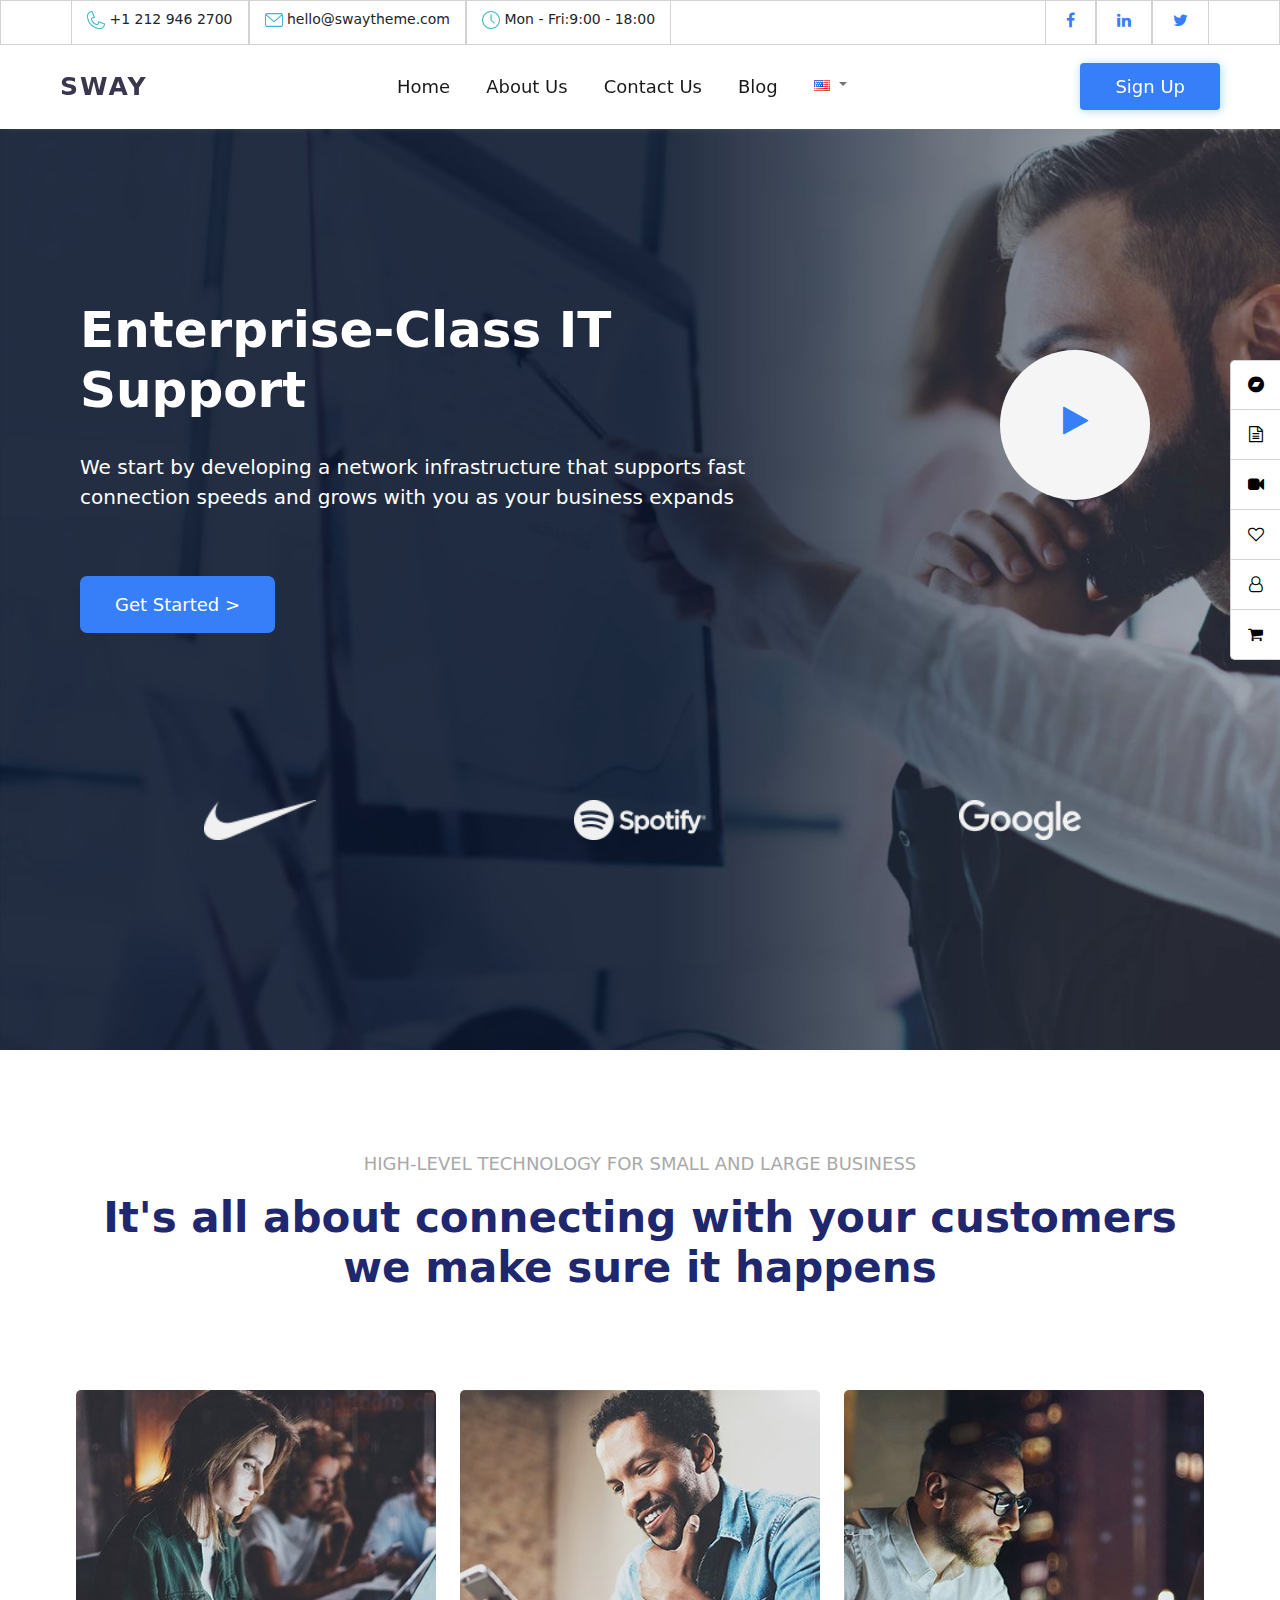
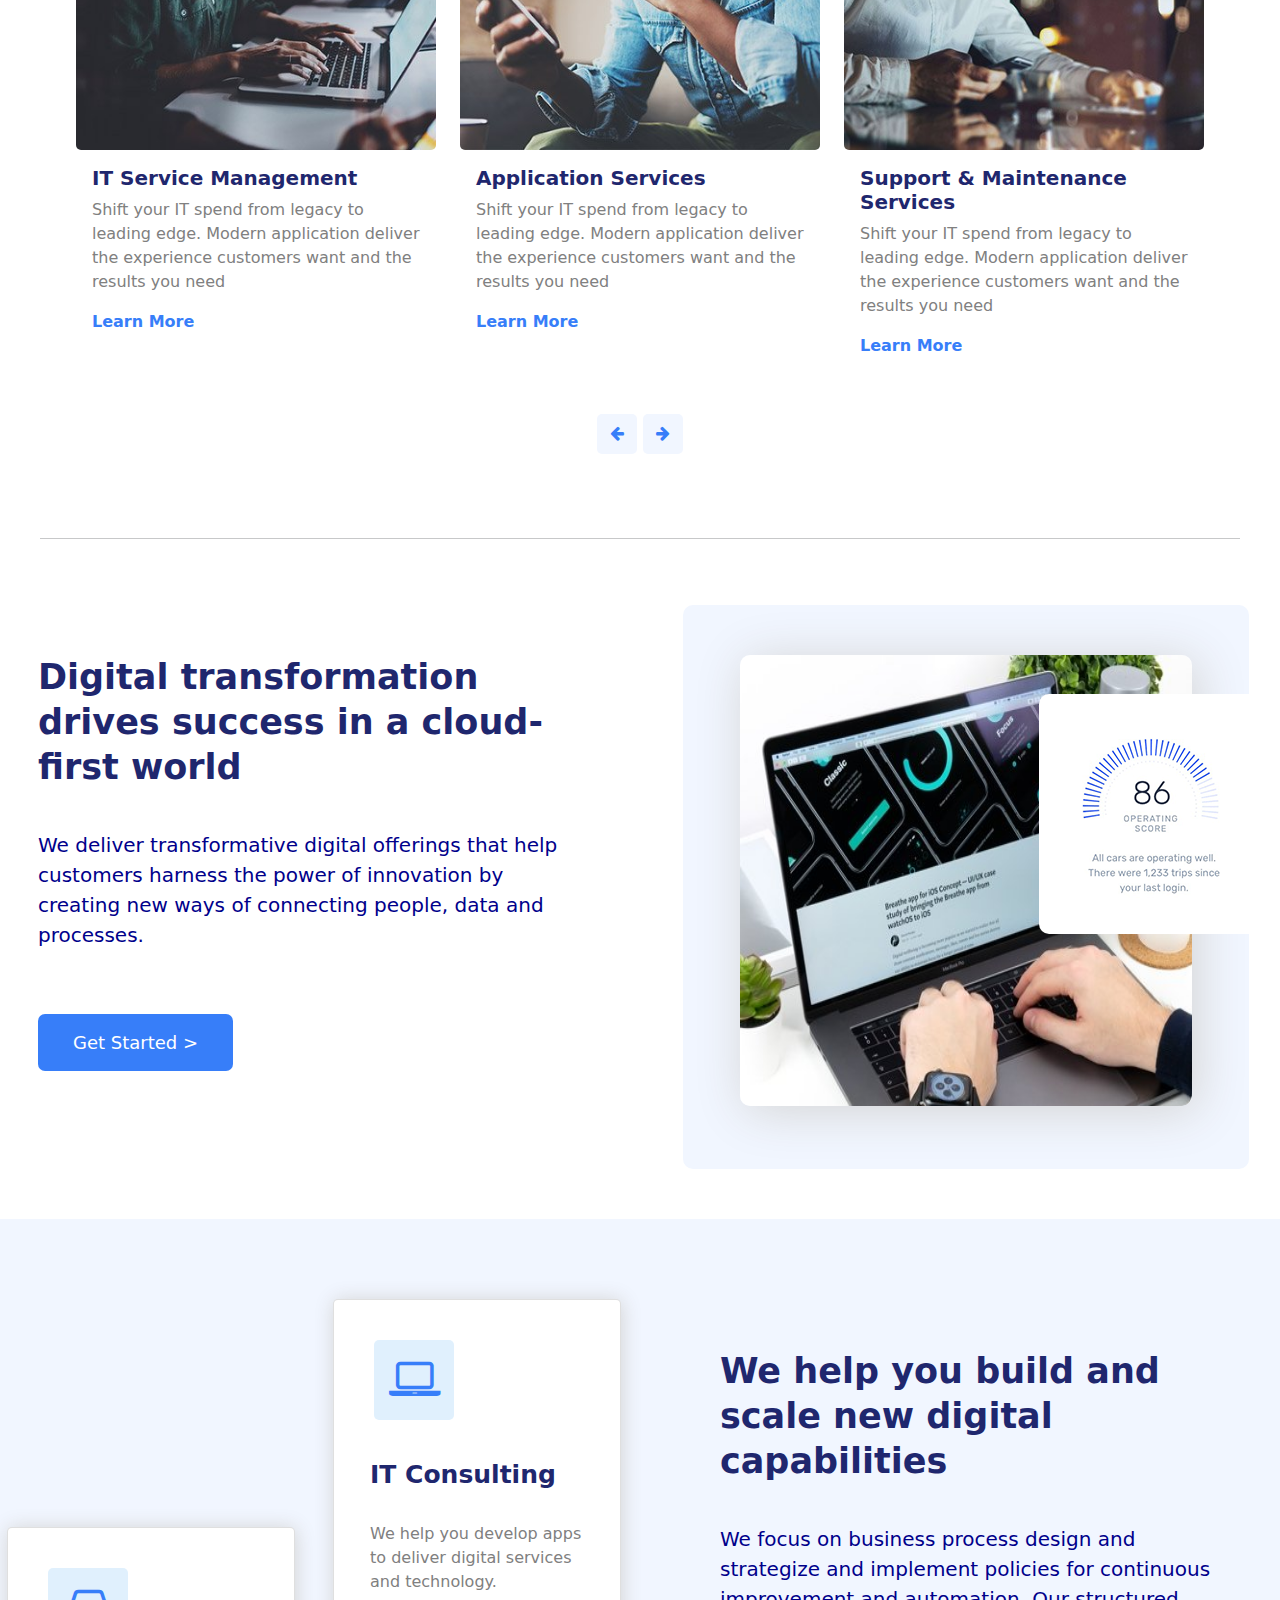
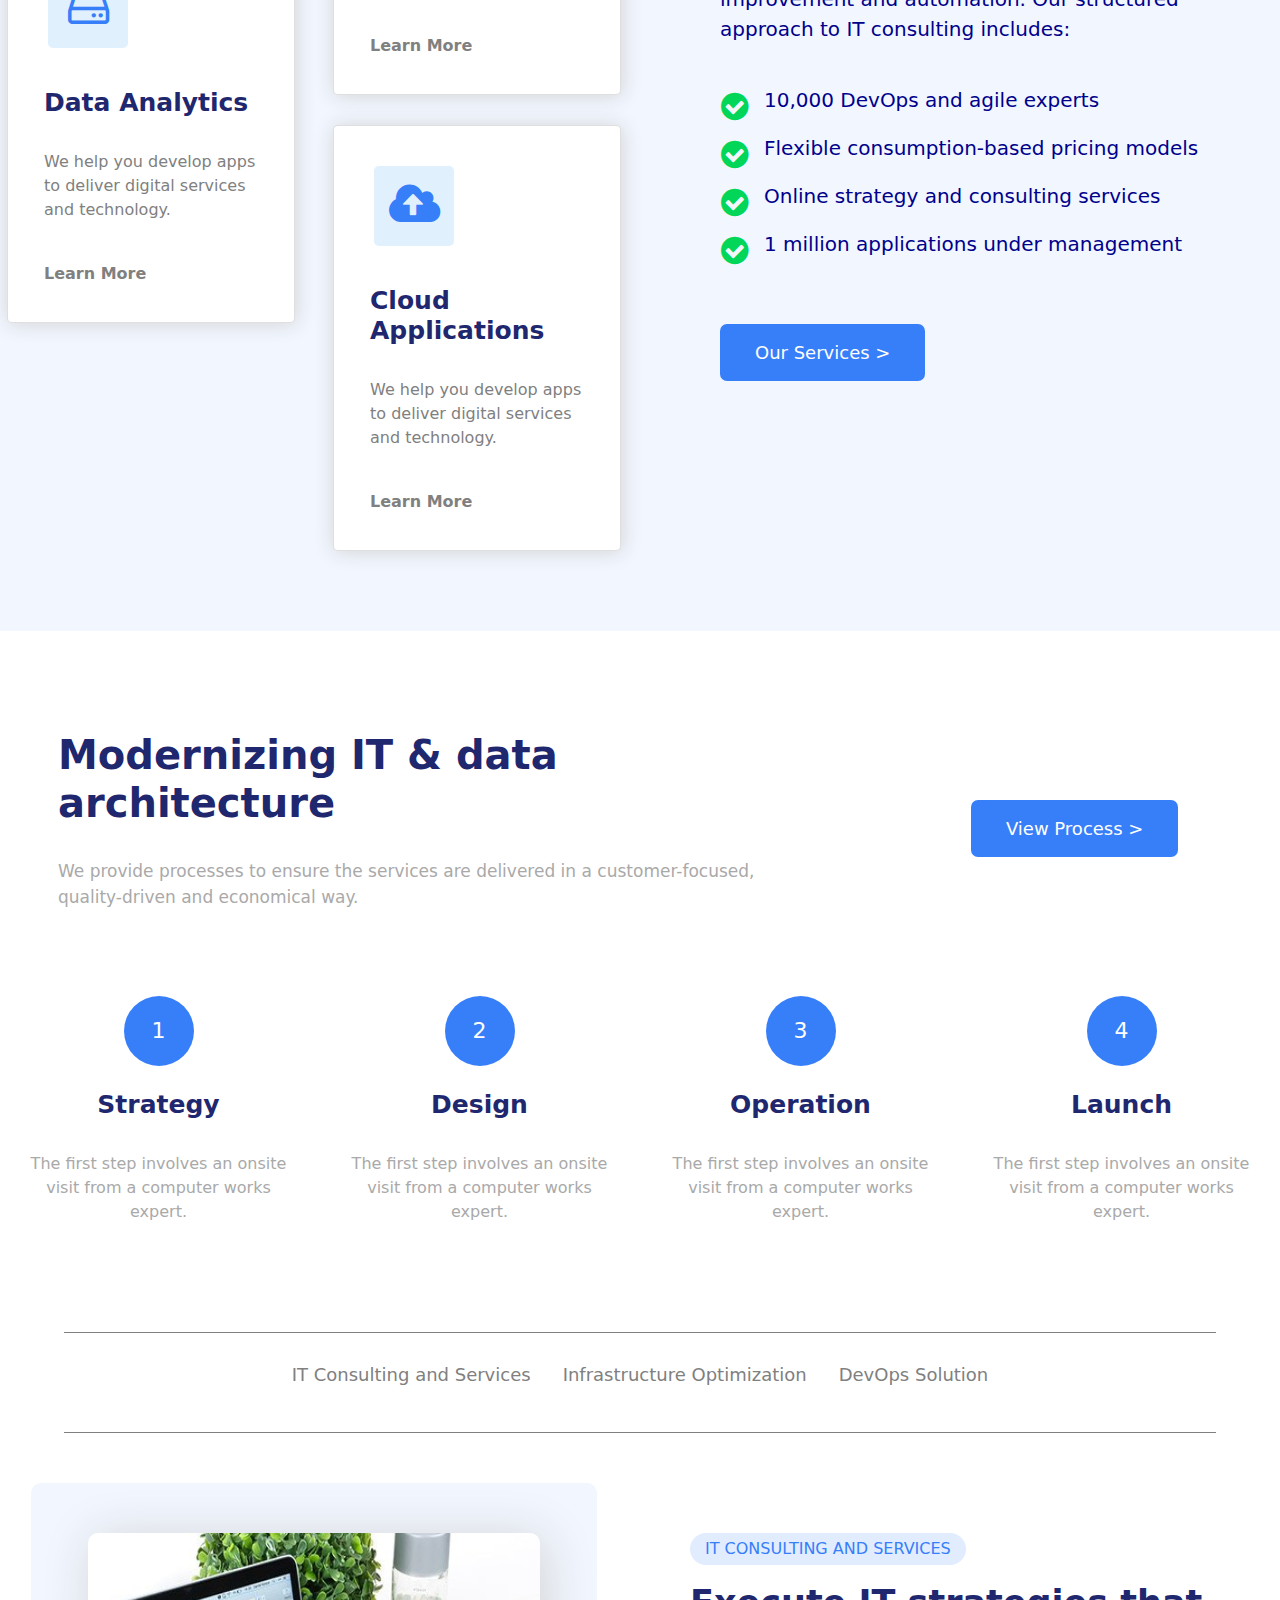
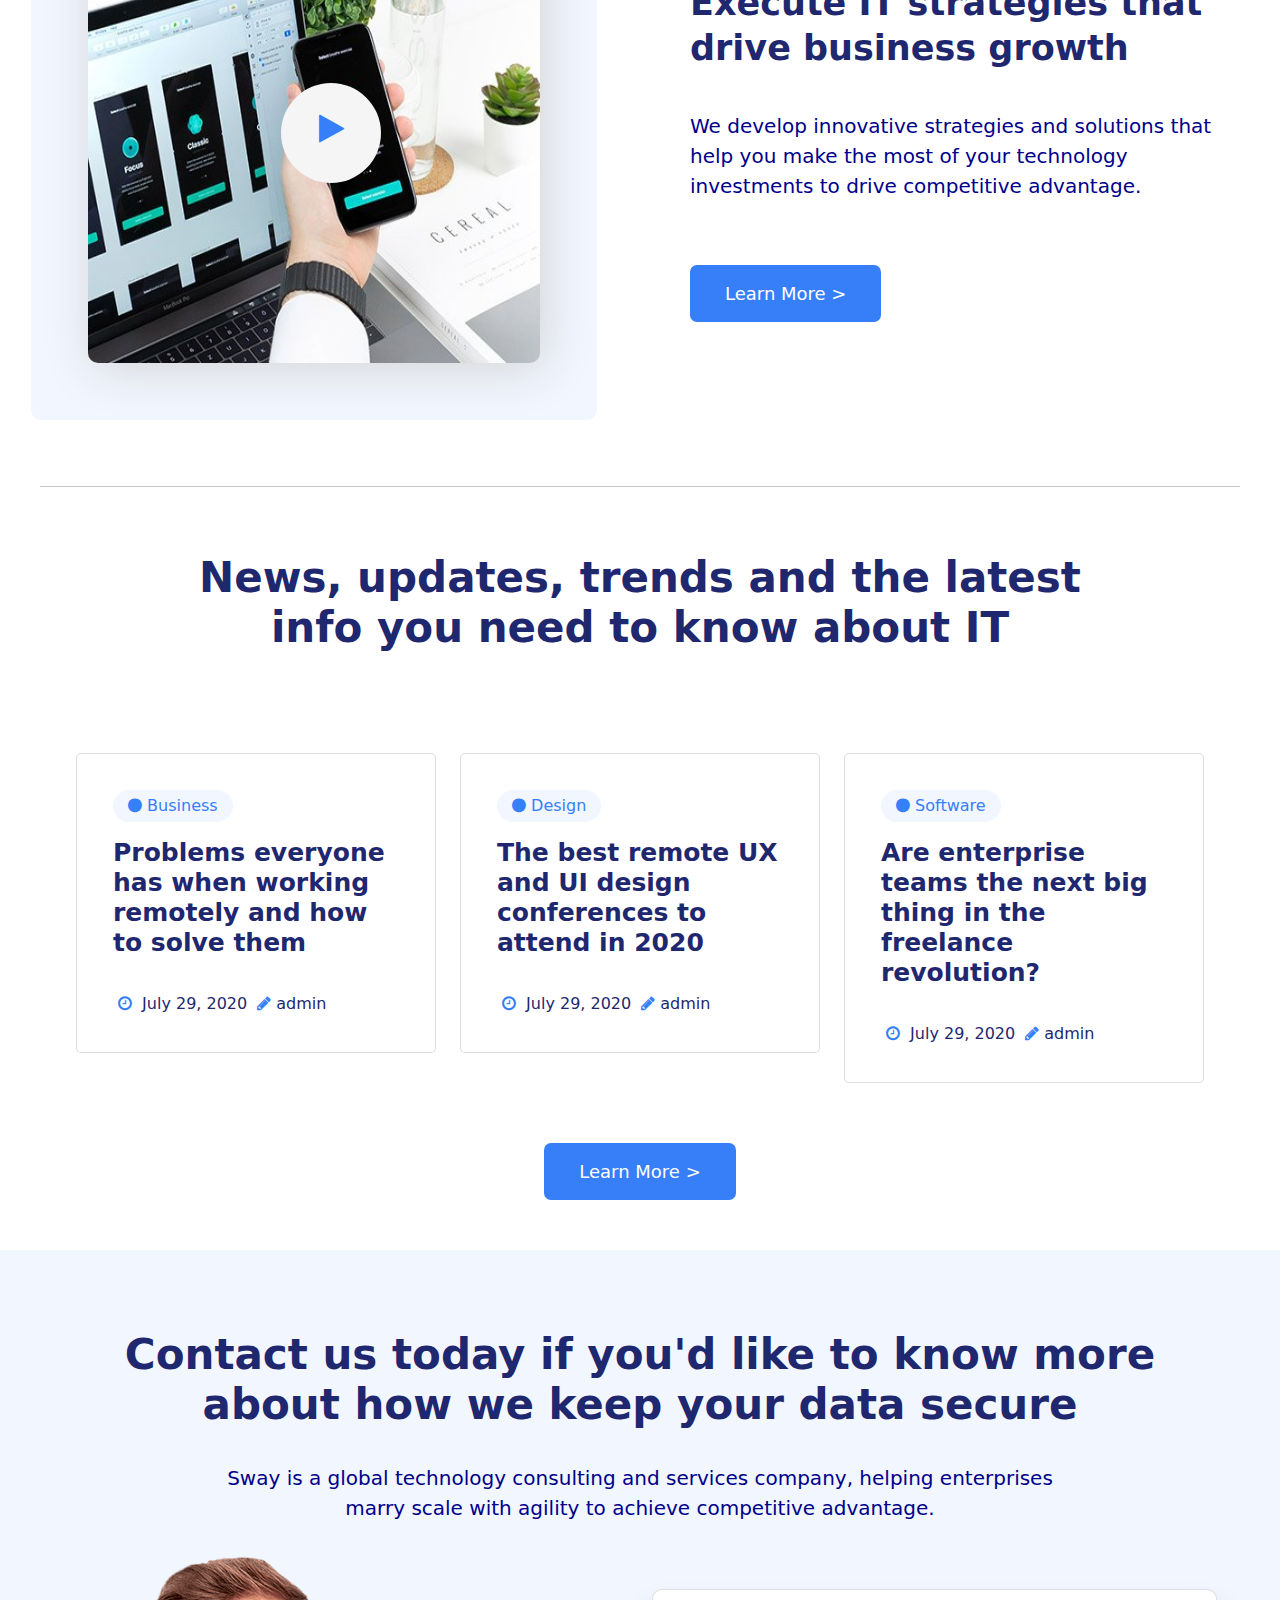
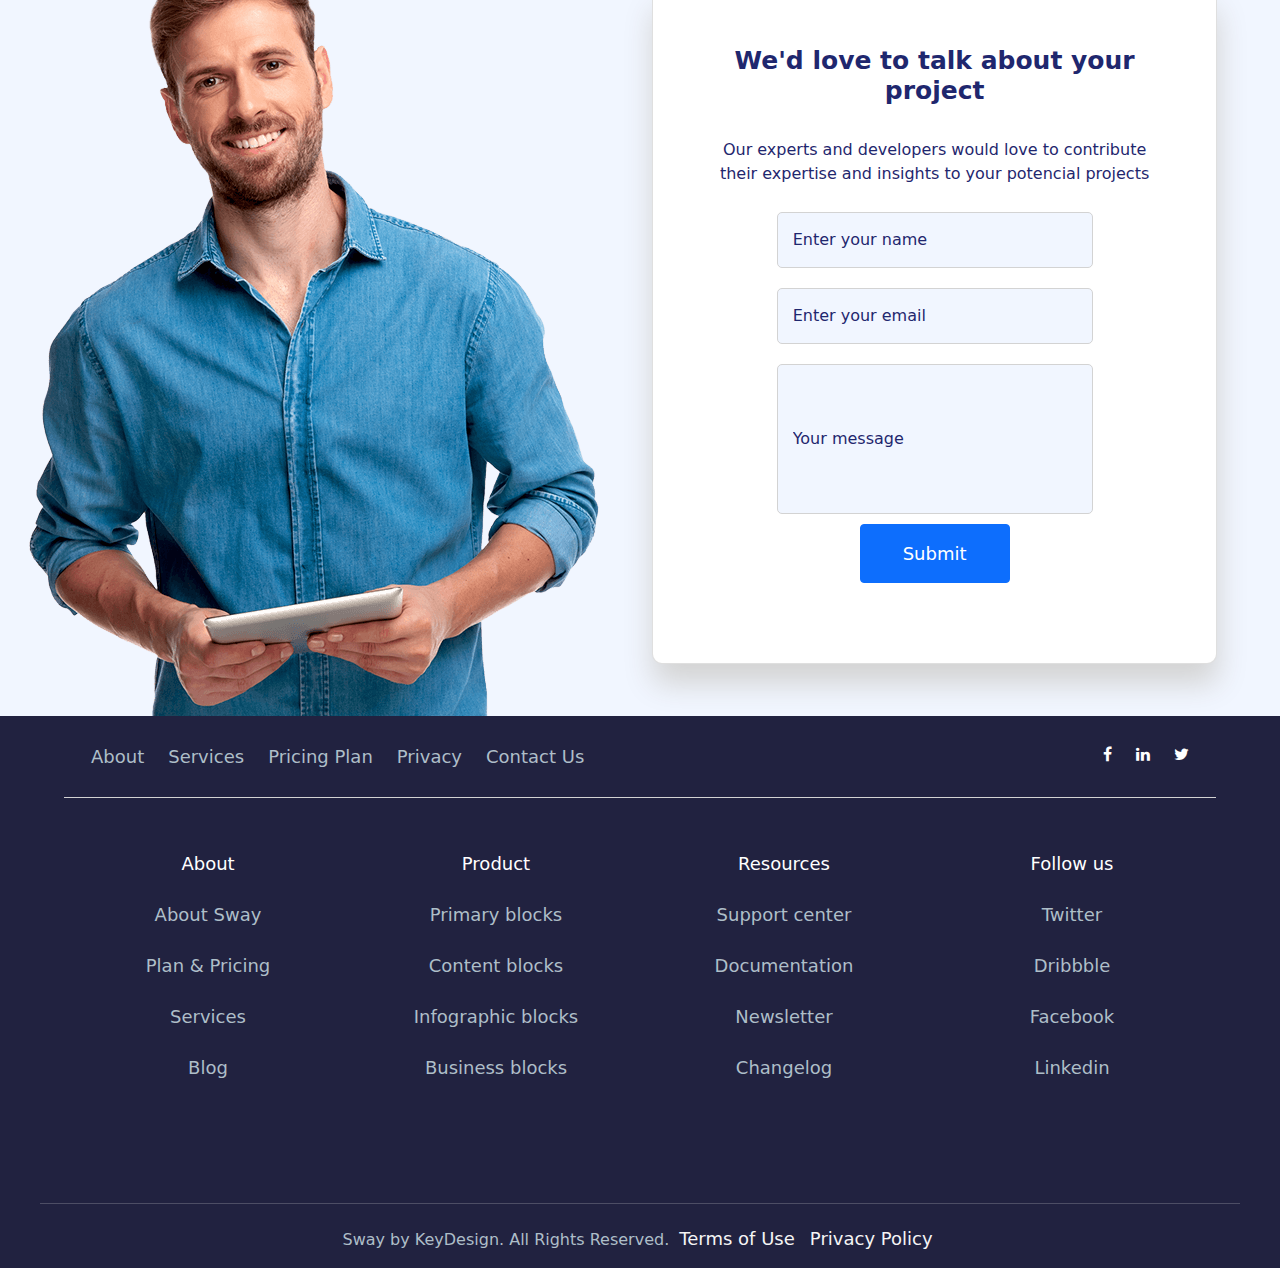
<file: index.html>
<!DOCTYPE html>
<html lang="en">

<head>
  <meta charset="UTF-8">
  <meta http-equiv="X-UA-Compatible" content="IE=edge">
  <meta name="viewport" content="width=device-width, initial-scale=1.0">
  <link rel="stylesheet" type="text/css" href="bootstrap-5.1.3-dist/css/bootstrap.min.css">
  <script type="text/javascript" src="bootstrap-5.1.3-dist/js/popper.min.js"></script>
  <script type="text/javascript" src="bootstrap-5.1.3-dist/js/bootstrap.min.js"></script>
  <link rel="stylesheet" type="text/css" href="Style.css">
  <link rel="stylesheet" href="font-awesome-4.7.0/font-awesome-4.7.0/css/font-awesome.min.css">
  <title>Varun Bootstrap Project</title>
</head>

<body>


  <!-- Side Tooltip Div Starts Here!!! -->




  <!-- <div class="tool-demo"> -->
    <ul class="new-tool">
      <li class="new-tool2">
  <button type="button" class=" btn-tool btn-tool2" data-bs-toggle="tooltip" data-bs-placement="left" title="Presale Chat">
    <i class="fa fa-bandcamp tool-icon" aria-hidden="true"></i>
  </button>
</li>
<li class="new-tool2">
  <button type="button" class=" btn-tool" data-bs-toggle="tooltip" data-bs-placement="left" title="Read Documentation">
    <i class="fa fa-file-text-o tool-icon" aria-hidden="true"></i>
  </button>
  </li>
  <li class="new-tool2">
    <button type="button" class=" btn-tool" data-bs-toggle="tooltip" data-bs-placement="left" title="Watch Video Tutorials">
      <i class="fa fa-video-camera tool-icon" aria-hidden="true"></i> 
       </button>
  </li>
  <li class="new-tool2">
    <button type="button" class=" btn-tool" data-bs-toggle="tooltip" data-bs-placement="left" title="Customer Showcase">
      <i class="fa fa-heart-o tool-icon" aria-hidden="true"></i>
    </button>
    </li>
    <li class="new-tool2">
      <button type="button" class=" btn-tool" data-bs-toggle="tooltip" data-bs-placement="left" title="Join User Community">
        <li><i class="fa fa-user-o tool-icon" aria-hidden="true"></i>
      </button>
    </li>
    <li class="new-tool2">
      <button type="button" class=" btn-tool btn-tool3" data-bs-toggle="tooltip" data-bs-placement="left" title="Purchase Sway">
        <li><i class="fa fa-shopping-cart tool-icon" aria-hidden="true"></i>
      </button>
      </li>
  </ul>
  <!-- </div> -->


  <script>
    var tooltipTriggerList = [].slice.call(document.querySelectorAll('[data-bs-toggle="tooltip"]'))
    var tooltipList = tooltipTriggerList.map(function (tooltipTriggerEl) {
      return new bootstrap.Tooltip(tooltipTriggerEl)
    })
    </script>





    <!-- Side Tooltip Div ends Here!!! -->




  <!-- Navigation Bar Starts Here!!!! -->




  <!-- <div class="fill"> -->
  <div class="row row1">
    <div class="col-auto col1">
      <img src="Images/phone.png" width="18px" height="18px" alt="Phone">
      <span id="id1">+1 212 946 2700</span>
    </div>
    <div class="col-auto col1">
      <img src="Images/envelope.png" width="18px" height="18px" alt="envolope">
      <span id="id1">hello@swaytheme.com</span>
    </div>
    <div class="col-auto col1">
      <img src="Images/clock.png" width="18px" height="18px" alt="Clock">
      <span id="id1">Mon - Fri:9:00 - 18:00</span>
    </div>
    <div class="col-auto col2 ms-auto">
      <i class="fa fa-facebook" aria-hidden="true"></i>
    </div>
    <div class="col-auto col2">
      <i class="fa fa-linkedin" aria-hidden="true"></i>
    </div>
    <div class="col-auto col2">
      <i class="fa fa-twitter" aria-hidden="true"></i>
    </div>
  </div>

  <!-- </div> -->


  <nav class="navbar navbar-expand-lg navbar-light bg-light main-cont2">
    <div class="container-fluid main-cont">
      <a class="navbar-brand logo" href="index.html">SWAY</a>
      <button class="navbar-toggler" type="button" data-bs-toggle="collapse" data-bs-target="#navbarSupportedContent"
        aria-controls="navbarSupportedContent" aria-expanded="false" aria-label="Toggle navigation">
        <span class="navbar-toggler-icon"></span>
      </button>
      <div class="collapse navbar-collapse" id="navbarSupportedContent">
        <ul class="navbar-nav me-auto mb-2 mb-lg-0 mx-auto">
          <li class="nav-item main-list">
            <a class="nav-link active" aria-current="page" href="index.html">Home
              <!-- <i class="fa fa-caret-down" aria-hidden="true"></i> -->
            </a>
          </li>
          <li class="nav-item main-list">
            <a class="nav-link active" aria-current="page" href="AboutUs.html">About Us
              <!-- <i class="fa fa-caret-down" aria-hidden="true"></i> -->
            </a>
          </li>
          <li class="nav-item main-list">
            <a class="nav-link active" aria-current="page" href="ContactUs.html">Contact Us
              <!-- <i class="fa fa-caret-down" aria-hidden="true"></i> -->
            </a>
          </li>
          <li class="nav-item main-list">
            <a class="nav-link active" aria-current="page" href="Blog.html">Blog
              <!-- <i class="fa fa-caret-down" aria-hidden="true"></i> -->
            </a>
          </li>
          <li class="nav-item dropdown">
            <a class="nav-link dropdown-toggle" href="#" id="navbarDropdown" role="button" data-bs-toggle="dropdown"
              aria-expanded="false">
              <img src="Images/en-flag.png" alt="">
            </a>
            <ul class="dropdown-menu" aria-labelledby="navbarDropdown">
              <li><a class="dropdown-item" href="#">
                  <img src="Images/en-flag.png" alt="">
                  English
                </a></li>
              <li><a class="dropdown-item" href="#">
                  <img src="Images/fr-flag.png" alt="">
                  Francis
                </a></li>
              <li><a class="dropdown-item" href="#">
                  <img src="Images/de-flag.png" alt="">
                  Germany
                </a></li>
            </ul>
          </li>


        </ul>
        <form class="d-flex">

          <button class="btn btn1" type="submit">Sign Up</button>
        </form>
      </div>
    </div>
  </nav>




  <!-- Navigation Bar Ends Here!!!! -->


 

  <!-- Main Image Carousel starts here!!! -->



  <div class="inner">

    <div class="main-info">
      <h1 id="id2">Enterprise-Class IT Support</h1><br>

      <p id="id3">We start by developing a network infrastructure that supports fast connection
        speeds and grows with you as your business expands</p><br><br>

      <button class="btn btn2" type="submit">Get Started ></button>
    </div>

    <div class="play">
      <i class="fa fa-play play-icon fa-2x" aria-hidden="true"></i>
    </div>

    <div id="carouselExampleCaptions" class="carousel slide" data-bs-ride="carousel">
      <div class="carousel-inner outer">
        <div class="carousel-item active">
          <div class="container">
            <div class="row">
              <div class="col slide-img">
                <img src="Images/Nike-White.png" class="brand" height="40px" alt="...">
              </div>
              <div class="col slide-img">
                <img src="Images/Spotify-White.png" class="brand" height="40px" alt="...">
              </div>
              <div class="col slide-img">
                <img src="Images/Google-White.png" class="brand" height="40px" alt="...">
              </div>
            </div>
          </div>
        </div>
        <div class="carousel-item">
          <div class="container">
            <div class="row">
              <div class="col slide-img">
                <img src="Images/Apple-White.png" class="brand" height="40px" alt="...">
              </div>
              <div class="col slide-img">
                <img src="Images/Amazon-White2.png" class="brand" height="40px" alt="...">
              </div>
              <div class="col slide-img">
                <img src="Images/Airbnb-White.png" class="brand" height="40px" alt="...">
              </div>
            </div>
          </div>
        </div>
      </div>
    </div>
  </div>

  </div>



  <!-- Main Image Carousel ends here!!! -->



  <!-- 3 Card Starts Here!!!! -->



  <div class="main2-head">
    <p id="id4">HIGH-LEVEL TECHNOLOGY FOR SMALL AND LARGE BUSINESS
    </p>

    <h1 id="id5">It's all about connecting with your customers<br>
      we make sure it happens</h1>

  </div>



  <!-- <div class="container cont1"> -->
  <div class="row row2">
    <div class="col-12 col-lg-4 col3">
      <div class="card card2" style="width: 100%;">
        <div class="imgbod">
          <img src="Images/photobox-1.jpg" class="card-img-top img2" alt="...">
        </div>
        <div class="card-body">
          <h5 class="card-title id6">IT Service Management</h5>
          <p class="card-text id7">Shift your IT spend from legacy to leading edge. Modern application deliver the
            experience customers want and the results you need</p>
          <a href="#" class="lmlink">Learn More</a>
        </div>
      </div>
    </div>
    <div class="col-12 col-lg-4 col3">
      <div class="card card2" style="width: 100%;">
        <div class="imgbod">
          <img src="Images/photobox-2.jpg" class="card-img-top img2" alt="...">
        </div>
        <div class="card-body">
          <h5 class="card-title id6">Application Services</h5>
          <p class="card-text id7">Shift your IT spend from legacy to leading edge. Modern application deliver the
            experience customers want and the results you need</p>
          <a href="#" class="lmlink">Learn More</a>
        </div>
      </div>
    </div>
    <div class="col-12 col-lg-4 col3">
      <div class="card card2" style="width: 100%;">
        <div class="imgbod">
          <img src="Images/photobox-3.jpg" class="card-img-top img2" alt="...">
        </div>
        <div class="card-body">
          <h5 class="card-title id6">Support & Maintenance Services</h5>
          <p class="card-text id7">Shift your IT spend from legacy to leading edge. Modern application deliver the
            experience customers want and the results you need</p>
          <a href="#" class="lmlink">Learn More</a>
        </div>
      </div>
    </div>
  </div>
  <!-- </div> -->
  


  <div class="carbtn">

    <button id="id8">
      <i class="fa fa-arrow-left" aria-hidden="true"></i>
    </button>
    <button id="id8">
      <i class="fa fa-arrow-right" aria-hidden="true"></i>
    </button>
  </div>
  <br>
  <br>
  <hr style="margin-left: 40px; margin-right: 40px;">



  <!-- 3 Card Ends Here!!!! -->





  <!-- laptop1 position starts here!!! -->



  <!-- <div class="container"> -->
  <div class="row row3">
    <div class="col-12 col-lg-6 col4">
      <p id="id9">Digital transformation drives success in a cloud-first world
      </p><br>
      <p id="id10">We deliver transformative digital offerings that help customers harness the power of innovation by
        creating new ways of connecting people, data and processes.
      </p><br><br>
      <button class="btn btn3" type="submit">Get Started ></button><br><br><br>
    </div>
    <div class="col-12 col-lg-6 col5">
      <div class="inpos">
        <img src="Images/it-service-1.jpg" class="img3" width="80%" height="80%" alt="">
        <img src="Images/it-service-3.png" id="id11" alt="">
      </div>
    </div>
  </div>
  <!-- </div> -->



  <!-- laptop1 position ends here!!! -->





  <!-- 3 Position Card Starts Here!!!! -->



  <!-- <div class="container"> -->
  <div class="row row4">
    <div class="col-12 col-md-6 col-lg-3 col6">
      <div class="card card3" style="width: 18rem;">
        <div class="icon-div">
          <i class="fa fa-hdd-o fa-3x id12" aria-hidden="true"></i>
        </div><br>
        <div class="card-body">
          <h5 class="card-title id13">Data Analytics</h5>
          <br>
          <p class="card-text id7">We help you develop apps to deliver digital services and technology.
          </p><br>
          <a href="#" class="lmlink2">Learn More</a>
          <br>
        </div>
      </div>
    </div>
    <div class="col-12 col-md-6 col-lg-3 col6">
      <div class="card card4" style="width: 18rem;">
        <div class="icon-div">
          <i class="fa fa-laptop fa-3x id12" aria-hidden="true"></i>
        </div><br>
        <div class="card-body">
          <h5 class="card-title id13">IT Consulting
          </h5>
          <br>
          <p class="card-text id7">We help you develop apps to deliver digital services and technology.
          </p><br>
          <a href="#" class="lmlink2">Learn More</a>
          <br>
        </div>
      </div>
      <div class="card card4" style="width: 18rem;">
        <div class="icon-div">
          <i class="fa fa-cloud-upload fa-3x id12" aria-hidden="true"></i>
        </div><br>
        <div class="card-body">
          <h5 class="card-title id13">Cloud Applications
          </h5>
          <br>
          <p class="card-text id7">We help you develop apps to deliver digital services and technology.
          </p><br>
          <a href="#" class="lmlink2">Learn More</a>
          <br>
        </div>
      </div>
    </div>
    <div class="col-12 col-md-12 col-lg-6 col7">
      <p id="id9">We help you build and scale new digital capabilities
      </p><br>
      <p id="id10">We focus on business process design and strategize and implement policies for continuous improvement
        and automation. Our structured approach to IT consulting includes:
      </p><br>

      <table>
        <tr>
          <td><i class="fa fa-check-circle fa-2x id14" aria-hidden="true"></i></td>
          <td style="padding-left:15px;">
            <p id="id10">10,000 DevOps and agile experts </p>
          </td>
        </tr>
        <tr>
          <td><i class="fa fa-check-circle fa-2x id14" aria-hidden="true"></i></td>
          <td style="padding-left:15px;">
            <p id="id10">Flexible consumption-based pricing models
            </p>
          </td>
        </tr>
        <tr>
          <td><i class="fa fa-check-circle fa-2x id14" aria-hidden="true"></i></td>
          <td style="padding-left:15px;">
            <p id="id10">Online strategy and consulting services
            </p>
          </td>
        </tr>
        <tr>
          <td><i class="fa fa-check-circle fa-2x id14" aria-hidden="true"></i></td>
          <td style="padding-left:15px;">
            <p id="id10">1 million applications under management
            </p>
          </td>
        </tr>
      </table>
      <br><br>

      <button class="btn btn3" type="submit">Our Services ></button>


    </div>
  </div>
  <!-- </div> -->



  <!-- 3 Position Card Ends Here!!!! -->




  <!-- 4 Circle Coloum starts here!!!! -->



  <!-- <div class="container"> -->
  <div class="row row5">
    <div class="col-12 col-lg-8 col8">
      <h1 id="id15">Modernizing IT & data architecture
      </h1><br>
      <p id="id16">We provide processes to ensure the services are delivered in a customer-focused,<br>
        quality-driven and economical way.</p>
    </div>
    <div class="col-12 col-lg-4 col9">
      <button class="btn btn4" type="submit">View Process ></button>
    </div>
  </div>
  <!-- </div> -->



  <div class="row row6">
    <div class="col-12 col-lg-3 col10 ">
      <div class="circle-blue">
        <p id="id17">1</p>
      </div>
      <br><br>
      <h5 class="card-title id13">Strategy</h5><br>
      <p id="id18">The first step involves an onsite visit from a computer works expert.
      </p>
    </div>
    <div class="col-12 col-lg-3 col10">
      <div class="circle-blue">
        <p id="id17">2</p>
      </div>
      <br><br>
      <h5 class="card-title id13">Design</h5><br>
      <p id="id18">The first step involves an onsite visit from a computer works expert.
      </p>
    </div>
    <div class="col-12 col-lg-3 col10">
      <div class="circle-blue">
        <p id="id17">3</p>
      </div>
      <br><br>
      <h5 class="card-title id13">Operation</h5><br>
      <p id="id18">The first step involves an onsite visit from a computer works expert.
      </p>
    </div>
    <div class="col-12 col-lg-3 col10">
      <div class="circle-blue">
        <p id="id17">4</p>
      </div>
      <br><br>
      <h5 class="card-title id13">Launch</h5><br>
      <p id="id18">The first step involves an onsite visit from a computer works expert.
      </p>
    </div>
  </div>
  <br>
  <br>
  <br>




    <!-- 4 Circle Coloum ends here!!!! -->





  <!-- 3 Link Carousal Starts Here!!!! -->


  <div class="tab-pan">
  <ul class="nav mb-3 justify-content-center" id="pills-tab" role="tablist">
    <li class="nav-item" role="presentation">
      <button class="nav-link tab-style" id="pills-home-tab" data-bs-toggle="pill" data-bs-target="#pills-home" type="button" role="tab" aria-controls="pills-home" aria-selected="true">IT Consulting and Services</button>
    </li>
    <li class="nav-item" role="presentation">
      <button class="nav-link tab-style" id="pills-profile-tab" data-bs-toggle="pill" data-bs-target="#pills-profile" type="button" role="tab" aria-controls="pills-profile" aria-selected="false">Infrastructure Optimization</button>
    </li>
    <li class="nav-item" role="presentation">
      <button class="nav-link tab-style" id="pills-contact-tab" data-bs-toggle="pill" data-bs-target="#pills-contact" type="button" role="tab" aria-controls="pills-contact" aria-selected="false">DevOps Solution</button>
    </li>
  </ul>
  </div>






  <div class="tab-content" id="pills-tabContent">

    <div class="tab-pane fade show active" id="pills-home" role="tabpanel" aria-labelledby="pills-home-tab">
       <!-- <div class="container"> -->
  <div class="row row3">
    <div class="col-12 col-lg-6 col5">
      <div class="inpos">
        <img src="Images/it-service6.jpg" class="img3" width="80%" height="80%" alt="">
        <div class="play2">
          <i class="fa fa-play play-icon2 fa-2x" aria-hidden="true"></i>
        </div>
      </div>
    </div>
    <div class="col-12 col-lg-6 col4">
      <p id="id20">IT CONSULTING AND SERVICES</p>
      <p id="id9">Execute IT strategies that drive business growth
      </p><br>
      <p id="id10">We develop innovative strategies and solutions that help you make the most of your technology
        investments to
        drive competitive advantage.
      </p><br><br>
      <button class="btn btn3" type="submit">Learn More ></button><br><br><br>
    </div>
  </div> 
  <!-- </div>-->
    </div>



    <div class="tab-pane fade" id="pills-profile" role="tabpanel" aria-labelledby="pills-profile-tab">
       <!-- <div class="container"> -->
  <div class="row row3">
    <div class="col-12 col-lg-6 col5">
      <div class="inpos">
        <img src="Images/it-service-1.jpg" class="img3" width="80%" height="80%" alt="">
        <div class="play2">
          <i class="fa fa-play play-icon2 fa-2x" aria-hidden="true"></i>
        </div>
      </div>
    </div>
    <div class="col-12 col-lg-6 col4">
      <p id="id20">INFRASTRUCTURE OPTIMIZATION</p>
      <p id="id9">Optimizing data infrastructure to improve performance
      </p><br>
      <p id="id10">We develop innovative strategies and solutions that help you make the most of your technology
        investments to
        drive competitive advantage.
      </p><br><br>
      <button class="btn btn3" type="submit">Learn More ></button><br><br><br>
    </div>
  </div> 
  <!-- </div>-->
    </div>



    <div class="tab-pane fade" id="pills-contact" role="tabpanel" aria-labelledby="pills-contact-tab">
       <!-- <div class="container"> -->
  <div class="row row3">
    <div class="col-12 col-lg-6 col5">
      <div class="inpos">
        <img src="Images/it-service6.jpg" class="img3" width="80%" height="80%" alt="">
        <div class="play2">
          <i class="fa fa-play play-icon2 fa-2x" aria-hidden="true"></i>
        </div>
      </div>
    </div>
    <div class="col-12 col-lg-6 col4">
      <p id="id20">DEVOPS SOLUTIONS</p>
      <p id="id9">Your dedicated & managed Cloud Native infrastructure
      </p><br>
      <p id="id10">We develop innovative strategies and solutions that help you make the most of your technology
        investments to
        drive competitive advantage.
      </p><br><br>
      <button class="btn btn3" type="submit">Learn More ></button><br><br><br>
    </div>
  </div> 
  <!-- </div>-->
    </div>

  </div>







  <!-- <div class="min-nav">
    <p id="id19">IT Consulting and Services</p>
    <p id="id19">Infrastructure Optimization</p>
    <p id="id19">DevOps Solution</p>

  </div>  -->



  <!-- <div class="container"> -->
  <!-- <div class="row row3">
    <div class="col-12 col-lg-6 col5">
      <div class="inpos">
        <img src="Images/it-service6.jpg" class="img3" width="80%" height="80%" alt="">
        <div class="play2">
          <i class="fa fa-play play-icon2 fa-2x" aria-hidden="true"></i>
        </div>
      </div>
    </div>
    <div class="col-12 col-lg-6 col4">
      <p id="id20">IT CONSULTING AND SERVICES</p>
      <p id="id9">Execute IT strategies that drive business growth
      </p><br>
      <p id="id10">We develop innovative strategies and solutions that help you make the most of your technology
        investments to
        drive competitive advantage.
      </p><br><br>
      <button class="btn btn3" type="submit">Learn More ></button><br><br><br>
    </div>
  </div>  -->
  <!-- </div>-->
  <!-- <br>
  <br> -->



    <!-- 3 Link Carousal ends Here!!!! -->



  <hr style="margin-left: 40px; margin-right: 40px;">




  <!-- 3 Card Info starts Here!!! -->




  <div class="main3-head head-margin">

    <h1 id="id5">News, updates, trends and the latest
      <br>
      info you need to know about IT
    </h1>

  </div>




  <div class="row row7">
    <div class="col-12 col-lg-4">
      <div class="card card5" style="width: 100%;">
        <div class="card-body">
          <p id="id21">
            <i class="fa fa-circle" aria-hidden="true"></i>
            Business
          </p>
          <h5 class="card-title id13">Problems everyone has when working remotely and how to solve them
          </h5><br>
          <p class="card-text id22">
            <i class="fa fa-clock-o id23" aria-hidden="true"></i>
            July 29, 2020 <i class="fa fa-pencil id23" aria-hidden="true"></i>admin
          </p>
        </div>
      </div>
    </div>
    <div class="col-12 col-lg-4">
      <div class="card card5" style="width: 100%;">
        <div class="card-body">
          <p id="id21">
            <i class="fa fa-circle" aria-hidden="true"></i>
            Design
          </p>
          <h5 class="card-title id13">The best remote UX and UI design conferences to attend in 2020
          </h5><br>
          <p class="card-text id22">
            <i class="fa fa-clock-o id23" aria-hidden="true"></i>
            July 29, 2020 <i class="fa fa-pencil id23" aria-hidden="true"></i>admin
          </p>
        </div>
      </div>
    </div>
    <div class="col-12 col-lg-4">
      <div class="card card5" style="width: 100%;">
        <div class="card-body">
          <p id="id21">
            <i class="fa fa-circle" aria-hidden="true"></i>
            Software
          </p>
          <h5 class="card-title id13">Are enterprise teams the next big thing in the freelance revolution?
          </h5><br>
          <p class="card-text id22">
            <i class="fa fa-clock-o id23" aria-hidden="true"></i>
            July 29, 2020 <i class="fa fa-pencil id23" aria-hidden="true"></i>admin
          </p>
        </div>
      </div>
    </div>
  </div>




  <div class="solo-btn">
    <button class="btn btn3" type="submit">Learn More ></button>
  </div>




    <!-- 3 Card Info ends Here!!! -->




  <!-- Image And Form Section Starts Here!!!! -->





  <!-- <div class="container"> -->
  <div class="row row8">
    <div class="col-12 col11 col12">

      <h1 id="id24">Contact us today if you'd like to know more<br>
        about how we keep your data secure
      </h1><br>
      <p id="id10">Sway is a global technology consulting and services company, helping enterprises<br>
        marry scale with agility to achieve competitive advantage.
      </p>
    </div>

    <div class="col-12 col-lg-6 col11">
      <img src="Images/it-service-5.png" alt="">
    </div>

    <div class="col-12 col-lg-6 col11">
      <div class="card card6" style="width: 90%;">
        <div class="card-body">
          <h5 class="card-title id13">We'd love to talk about your project
          </h5><br>
          <p class="card-text id25">Our experts and developers would love to contribute their
            expertise and insights to your potencial projects</p>
          <input id="id26" type="text" placeholder="Enter your name"><br>
          <input id="id26" type="email" placeholder="Enter your email"><br>
          <input id="id26" class="textarea" type="textarea" placeholder="Your message"><br>
          <a href="#" class="btn btn-primary btn5">Submit</a>
          <br>
          <br>
        </div>
      </div>
    </div>
  </div>
  <!-- </div> -->



    <!-- Image And Form Section Ends Here!!!! -->




  <!-- Footer Starts Here!!! -->


  <footer>

  <ul class="nav foot-nav">
    <li class="nav-item">
      <a class="nav-link id27" aria-current="page" href="#">About</a>
    </li>
    <li class="nav-item">
      <a class="nav-link id27" href="#">Services</a>
    </li>
    <li class="nav-item">
      <a class="nav-link id27" href="#">Pricing Plan</a>
    </li>
    <li class="nav-item">
      <a class="nav-link id27" href="#">Privacy</a>
    </li>
    <li class="nav-item">
      <a class="nav-link id27" href="#">Contact Us</a>
    </li>

    <li class="nav-item icon-3 ms-auto">
      <a class="nav-link id28" href="#">
        <i class="fa fa-facebook" aria-hidden="true"></i>
      </a>
    </li>
    <li class="nav-item icon-3 ">
      <a class="nav-link id28" href="#">
        <i class="fa fa-linkedin" aria-hidden="true"></i>
      </a>
    </li>
    <li class="nav-item icon-3 ">
      <a class="nav-link id28" href="#">
        <i class="fa fa-twitter" aria-hidden="true"></i>
      </a>
    </li>
  </ul>


  <!-- <div class="container"> -->
    <div class="row row9">
      <div class="col-12 col-lg-3 col13">
        <ul class="nav flex-column">
          <li class="nav-item">
            <a class="nav-link active id29 id32" aria-current="page" href="#">About</a>
          </li>
          <li class="nav-item">
            <a class="nav-link id29" href="#">About Sway</a>
          </li>
          <li class="nav-item">
            <a class="nav-link id29" href="#">Plan & Pricing</a>
          </li>
          <li class="nav-item">
            <a class="nav-link id29" href="#">Services</a>
          </li>
          <li class="nav-item">
            <a class="nav-link id29" href="#">Blog</a>
          </li>
        </ul>
      </div>
      <div class="col-12 col-lg-3 col13">
        <ul class="nav flex-column">
          <li class="nav-item">
            <a class="nav-link active id29 id32" aria-current="page" href="#">Product</a>
          </li>
          <li class="nav-item">
            <a class="nav-link id29" href="#">Primary blocks
            </a>
          </li>
          <li class="nav-item">
            <a class="nav-link id29" href="#">Content blocks
            </a>
          </li>
          <li class="nav-item">
            <a class="nav-link id29" href="#">Infographic blocks
            </a>
          </li>
          <li class="nav-item">
            <a class="nav-link id29" href="#">Business blocks
            </a>
          </li>
        </ul>
      </div>
      <div class="col-12 col-lg-3 col13">
        <ul class="nav flex-column">
          <li class="nav-item">
            <a class="nav-link active id29 id32" aria-current="page" href="#">Resources</a>
          </li>
          <li class="nav-item">
            <a class="nav-link id29" href="#">Support center
            </a>
          </li>
          <li class="nav-item">
            <a class="nav-link id29" href="#">Documentation
            </a>
          </li>
          <li class="nav-item">
            <a class="nav-link id29" href="#">Newsletter
            </a>
          </li>
          <li class="nav-item">
            <a class="nav-link id29" href="#">Changelog
            </a>
          </li>
        </ul>
      </div>
      <div class="col-12 col-lg-3 col13">
        <ul class="nav flex-column">
          <li class="nav-item">
            <a class="nav-link active id29 id32" aria-current="page" href="#">Follow us </a>
          </li>
          <li class="nav-item">
            <a class="nav-link id29" href="#">Twitter
            </a>
          </li>
          <li class="nav-item">
            <a class="nav-link id29" href="#">Dribbble
            </a>
          </li>
          <li class="nav-item">
            <a class="nav-link id29" href="#">Facebook
            </a>
          </li>
          <li class="nav-item">
            <a class="nav-link id29" href="#">Linkedin
            </a>
          </li>
        </ul>
      </div>
    </div>
  <!-- </div> -->

  <hr style="margin-left: 40px; margin-right: 40px; margin-top: 70px; color: lightgray;">

  <div class="row">
    <div class="col-12 col14">
      <p id="id30">Sway by KeyDesign. All Rights Reserved. </p>
      <a class="nav-link id31" href="#">Terms of Use</a>
      <a class="nav-link id31" href="#">Privacy Policy</a>


    </div>


  </footer>




    <!-- Footer Ends Here!!! -->





</body>

</html>
</file>
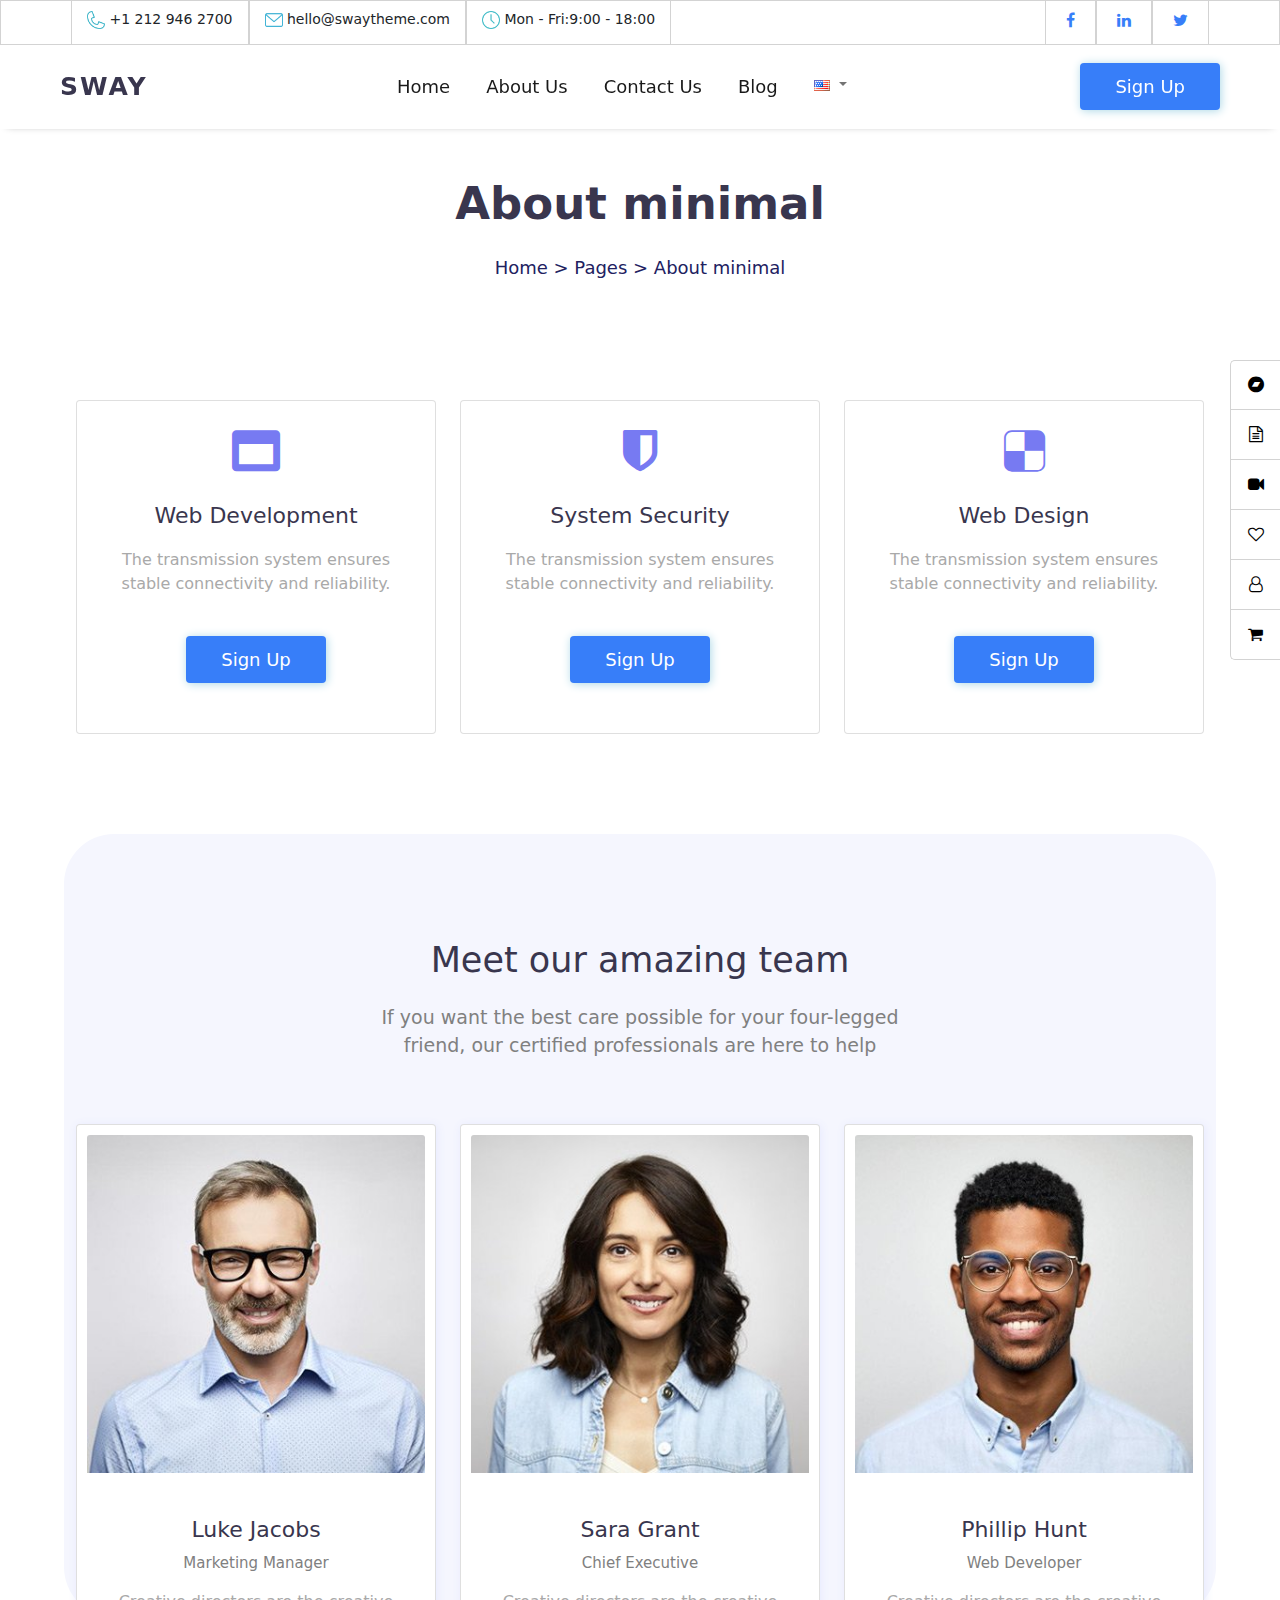
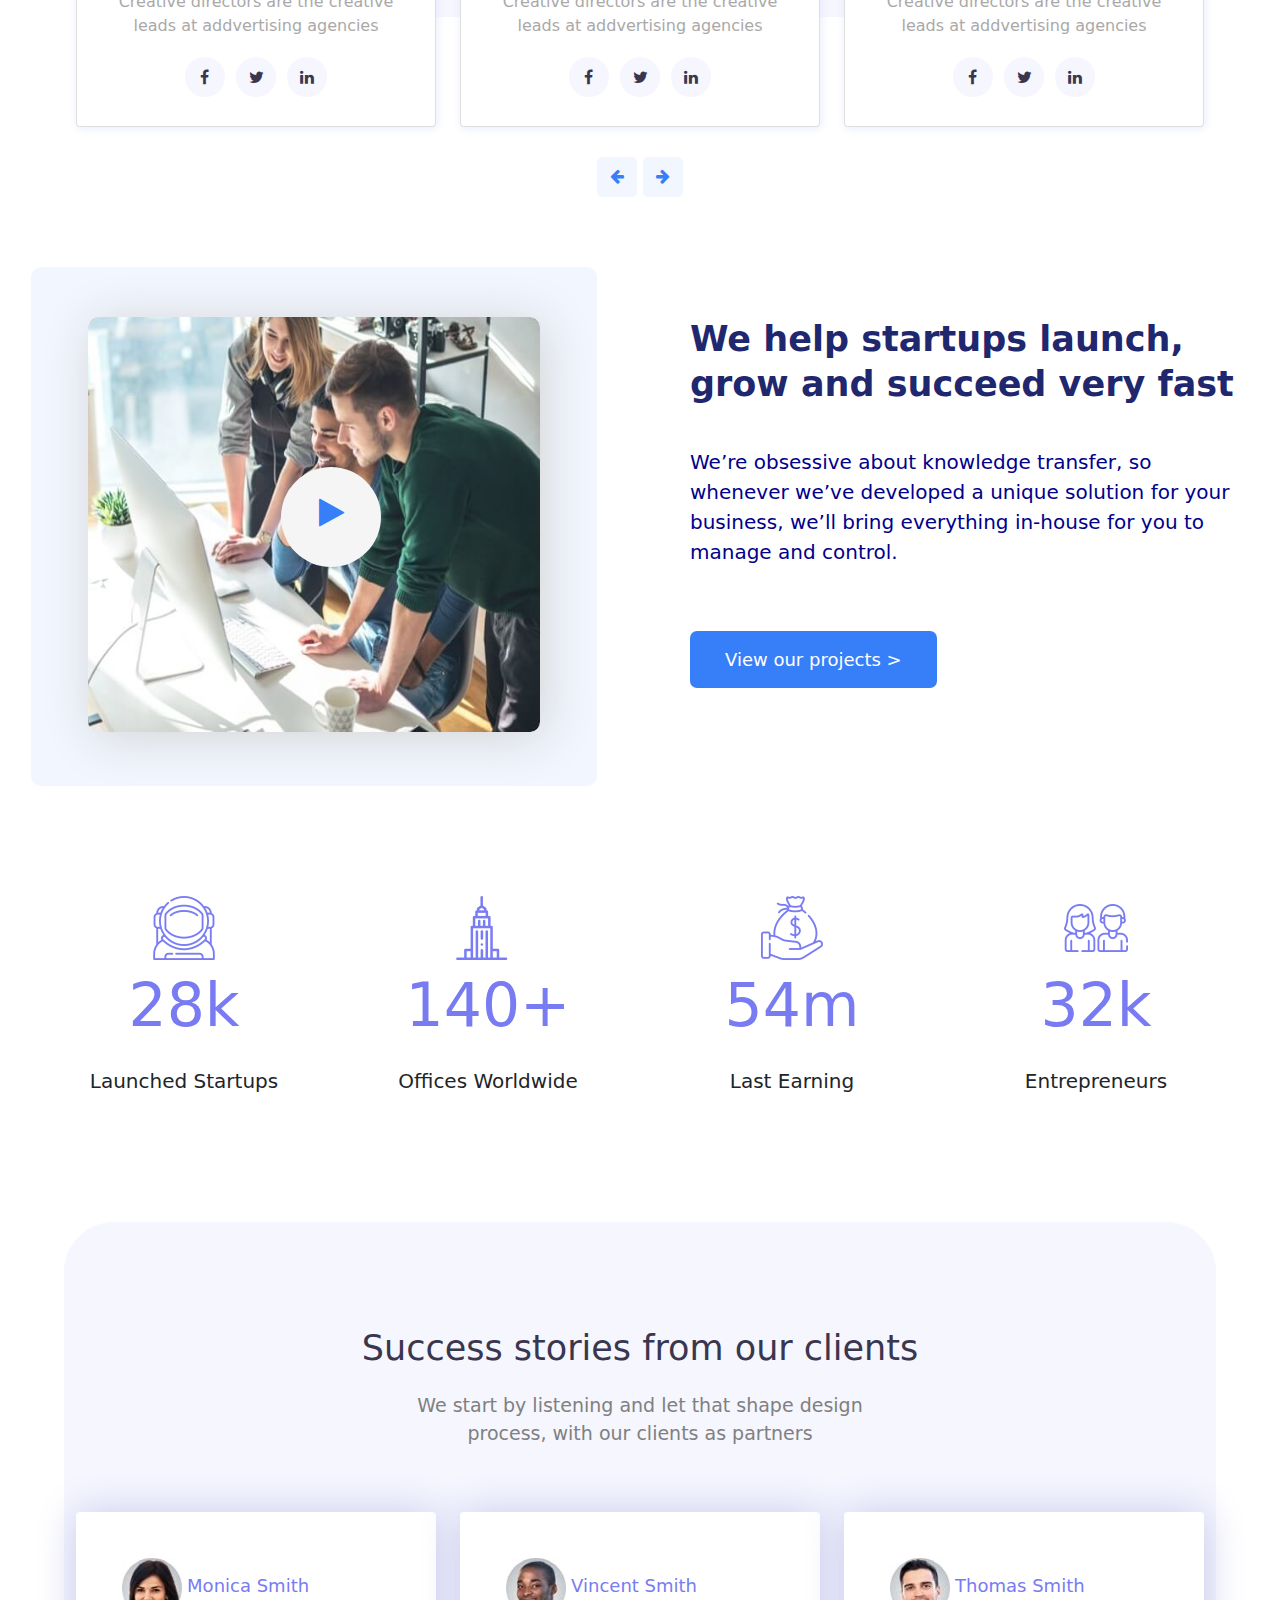
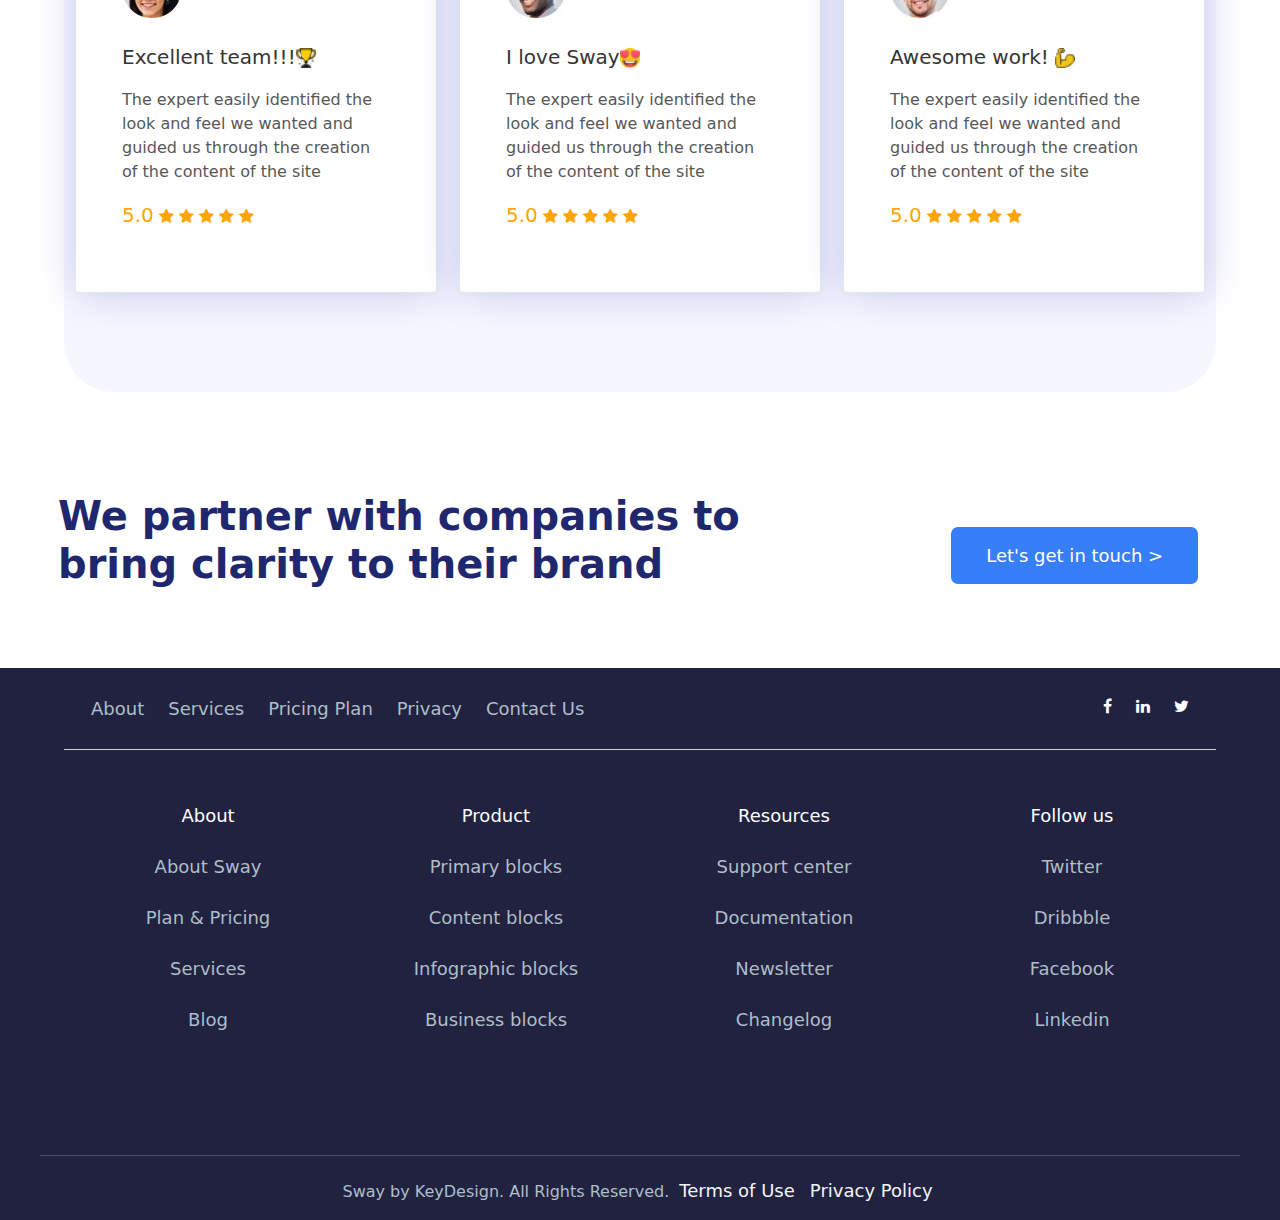
<file: AboutUs.html>
<!DOCTYPE html>
<html lang="en">

<head>
  <meta charset="UTF-8">
  <meta http-equiv="X-UA-Compatible" content="IE=edge">
  <meta name="viewport" content="width=device-width, initial-scale=1.0">
  <link rel="stylesheet" type="text/css" href="bootstrap-5.1.3-dist/css/bootstrap.min.css">
  <script type="text/javascript" src="bootstrap-5.1.3-dist/js/popper.min.js"></script>
  <script type="text/javascript" src="bootstrap-5.1.3-dist/js/bootstrap.min.js"></script>
  <link rel="stylesheet" type="text/css" href="Style.css">
  <link rel="stylesheet" href="font-awesome-4.7.0/font-awesome-4.7.0/css/font-awesome.min.css">
  <title>Varun Bootstrap Project</title>
</head>

<body>


  <!-- Side Tooltip Div Starts Here!!! -->




  
  <!-- <div class="tool-demo"> -->
    <ul class="new-tool">
      <li class="new-tool2">
  <button type="button" class=" btn-tool btn-tool2" data-bs-toggle="tooltip" data-bs-placement="left" title="Presale Chat">
    <i class="fa fa-bandcamp tool-icon" aria-hidden="true"></i>
  </button>
</li>
<li class="new-tool2">
  <button type="button" class=" btn-tool" data-bs-toggle="tooltip" data-bs-placement="left" title="Read Documentation">
    <i class="fa fa-file-text-o tool-icon" aria-hidden="true"></i>
  </button>
  </li>
  <li class="new-tool2">
    <button type="button" class=" btn-tool" data-bs-toggle="tooltip" data-bs-placement="left" title="Watch Video Tutorials">
      <i class="fa fa-video-camera tool-icon" aria-hidden="true"></i> 
       </button>
  </li>
  <li class="new-tool2">
    <button type="button" class=" btn-tool" data-bs-toggle="tooltip" data-bs-placement="left" title="Customer Showcase">
      <i class="fa fa-heart-o tool-icon" aria-hidden="true"></i>
    </button>
    </li>
    <li class="new-tool2">
      <button type="button" class=" btn-tool" data-bs-toggle="tooltip" data-bs-placement="left" title="Join User Community">
        <li><i class="fa fa-user-o tool-icon" aria-hidden="true"></i>
      </button>
    </li>
    <li class="new-tool2">
      <button type="button" class=" btn-tool btn-tool3" data-bs-toggle="tooltip" data-bs-placement="left" title="Purchase Sway">
        <li><i class="fa fa-shopping-cart tool-icon" aria-hidden="true"></i>
      </button>
      </li>
  </ul>
  <!-- </div> -->


  <script>
    var tooltipTriggerList = [].slice.call(document.querySelectorAll('[data-bs-toggle="tooltip"]'))
    var tooltipList = tooltipTriggerList.map(function (tooltipTriggerEl) {
      return new bootstrap.Tooltip(tooltipTriggerEl)
    })
    </script>

    


    <!-- Side Tooltip Div ends Here!!! -->




  <!-- Navigation Bar Starts Here!!!! -->




  <!-- <div class="container"> -->
  <div class="row row1">
    <div class="col-auto col1">
      <img src="Images/phone.png" width="18px" height="18px" alt="Phone">
      <span id="id1">+1 212 946 2700</span>
    </div>
    <div class="col-auto col1">
      <img src="Images/envelope.png" width="18px" height="18px" alt="envolope">
      <span id="id1">hello@swaytheme.com</span>
    </div>
    <div class="col-auto col1">
      <img src="Images/clock.png" width="18px" height="18px" alt="Clock">
      <span id="id1">Mon - Fri:9:00 - 18:00</span>
    </div>
    <div class="col-auto col2 ms-auto">
      <i class="fa fa-facebook" aria-hidden="true"></i>
    </div>
    <div class="col-auto col2">
      <i class="fa fa-linkedin" aria-hidden="true"></i>
    </div>
    <div class="col-auto col2">
      <i class="fa fa-twitter" aria-hidden="true"></i>
    </div>
  </div>

  <!-- </div> -->


  <nav class="navbar navbar-expand-lg navbar-light bg-light main-cont2">
    <div class="container-fluid main-cont">
      <a class="navbar-brand logo" href="index.html">SWAY</a>
      <button class="navbar-toggler" type="button" data-bs-toggle="collapse" data-bs-target="#navbarSupportedContent"
        aria-controls="navbarSupportedContent" aria-expanded="false" aria-label="Toggle navigation">
        <span class="navbar-toggler-icon"></span>
      </button>
      <div class="collapse navbar-collapse" id="navbarSupportedContent">
        <ul class="navbar-nav me-auto mb-2 mb-lg-0 mx-auto">
          <li class="nav-item main-list">
            <a class="nav-link active" aria-current="page" href="index.html">Home
              <!-- <i class="fa fa-caret-down" aria-hidden="true"></i> -->
            </a>
          </li>
          <li class="nav-item main-list">
            <a class="nav-link active" aria-current="page" href="AboutUs.html">About Us
              <!-- <i class="fa fa-caret-down" aria-hidden="true"></i> -->
            </a>
          </li>
          <li class="nav-item main-list">
            <a class="nav-link active" aria-current="page" href="ContactUs.html">Contact Us
              <!-- <i class="fa fa-caret-down" aria-hidden="true"></i> -->
            </a>
          </li>
          <li class="nav-item main-list">
            <a class="nav-link active" aria-current="page" href="Blog.html">Blog
              <!-- <i class="fa fa-caret-down" aria-hidden="true"></i> -->
            </a>
          </li>
          <li class="nav-item dropdown">
            <a class="nav-link dropdown-toggle" href="#" id="navbarDropdown" role="button" data-bs-toggle="dropdown"
              aria-expanded="false">
              <img src="Images/en-flag.png" alt="">
            </a>
            <ul class="dropdown-menu" aria-labelledby="navbarDropdown">
              <li><a class="dropdown-item" href="#">
                  <img src="Images/en-flag.png" alt="">
                  English
                </a></li>
              <li><a class="dropdown-item" href="#">
                  <img src="Images/fr-flag.png" alt="">
                  Francis
                </a></li>
              <li><a class="dropdown-item" href="#">
                  <img src="Images/de-flag.png" alt="">
                  Germany
                </a></li>
            </ul>
          </li>


        </ul>
        <form class="d-flex">

          <button class="btn btn1" type="submit">Sign Up</button>
        </form>
      </div>
    </div>
  </nav>




  <!-- Navigation Bar Ends Here!!!! -->



  <div class="main-bc">
    <p id="id33">About minimal    </p>
    <p class="min-bc">Home > Pages > About minimal</p>
</div>



 <!-- <div class="container"> -->
    <div class="row row13">
        <div class="col-12 col-lg-4 col15">
          <div class="card card9">
              <div class="card-body">
                <i class="fa fa-window-maximize fa-3x icon3" aria-hidden="true"></i><br><br>
                  <p id="id34">Web Development</p>
                  <p id="id18">The transmission system ensures stable connectivity and reliability.
                  </p><br>
                  <button class="btn btn1" type="submit">Sign Up</button><br><br>
              </div>
            </div>
        </div>
        <div class="col-12 col-lg-4 col15">
          <div class="card card9">
              <div class="card-body">
                <i class="fa fa-shield fa-3x icon3" aria-hidden="true"></i><br><br>
                  <p id="id34">System Security</p>
                  <p id="id18">The transmission system ensures stable connectivity and reliability.
                  </p><br>
                  <button class="btn btn1" type="submit">Sign Up</button><br><br>                  
              </div>
            </div>
        </div>
        <div class="col-12 col-lg-4 col15">
          <div class="card card9">
              <div class="card-body">
                <i class="fa fa-delicious fa-3x icon3" aria-hidden="true"></i><br><br>
                  <p id="id34">Web Design</p>
                  <p id="id18">The transmission system ensures stable connectivity and reliability.
                  </p><br>
                  <button class="btn btn1" type="submit">Sign Up</button><br><br>
              </div>
            </div>
        </div>
      </div>
    <!-- </div> -->





    <!-- <div class="container"> -->
        <div class="row row14">
            <div class="col-12 col15">
                <p id="id37">Meet our amazing team</p>
                <p id="id38">If you want the best care possible for your four-legged<br>
                    friend, our certified professionals are here to help
                    </p><br><br>
                </div>
            <div class="col-12 col-lg-4 col15">
              <div class="card card10">
                <img src="Images/team5.jpg" class="card-img-top" alt="...">
                  <div class="card-body">
                    <br>
                      <p id="id34">Luke Jacobs</p>
                      <p id="id39">Marketing Manager
                      </p>
                      <p id="id18">Creative directors are the creative leads at addvertising agencies
                    </p>
                    <div class="icon5">
                        <i class="fa fa-facebook id40" aria-hidden="true"></i>
                    </div>
                    <div class="icon5">
                        <i class="fa fa-twitter id40" aria-hidden="true"></i>
                    </div>
                    <div class="icon5">
                        <i class="fa fa-linkedin id40" aria-hidden="true"></i>
                    </div>
                  </div>
                  
                </div>
            </div>
            <div class="col-12 col-lg-4 col15">
              <div class="card card10">
                <img src="Images/team6.jpg" class="card-img-top" alt="...">
                  <div class="card-body">
                    <br>
                    <p id="id34">Sara Grant</p>
                    <p id="id39">Chief Executive
                    </p>
                    <p id="id18">Creative directors are the creative leads at addvertising agencies
                  </p>
                  <div class="icon5">
                      <i class="fa fa-facebook id40" aria-hidden="true"></i>
                  </div>
                  <div class="icon5">
                      <i class="fa fa-twitter id40" aria-hidden="true"></i>
                  </div>
                  <div class="icon5">
                      <i class="fa fa-linkedin id40" aria-hidden="true"></i>
                  </div>                 
                  </div>
                </div>
            </div>
            <div class="col-12 col-lg-4 col15">
              <div class="card card10">
                <img src="Images/team7.jpg" class="card-img-top" alt="...">
                  <div class="card-body">
                   <br>
                   <p id="id34">Phillip Hunt</p>
                   <p id="id39">Web Developer
                   </p>
                   <p id="id18">Creative directors are the creative leads at addvertising agencies
                 </p>
                 <div class="icon5">
                     <i class="fa fa-facebook id40" aria-hidden="true"></i>
                 </div>
                 <div class="icon5">
                     <i class="fa fa-twitter id40" aria-hidden="true"></i>
                 </div>
                 <div class="icon5">
                     <i class="fa fa-linkedin id40" aria-hidden="true"></i>
                 </div>  
                  </div>
                </div>
            </div>
          </div>
        <!-- </div> -->
        



        <div class="carbtn">

            <button id="id8">
              <i class="fa fa-arrow-left" aria-hidden="true"></i>
            </button>
            <button id="id8">
              <i class="fa fa-arrow-right" aria-hidden="true"></i>
            </button>
          </div>



 <!-- <div class="container"> -->
  <div class="row row3">
    <div class="col-12 col-lg-6 col5">
      <div class="inpos">
        <img src="Images/video-modal2.jpg" class="img3" width="80%" height="80%" alt="">
        <div class="play2">
          <i class="fa fa-play play-icon2 fa-2x" aria-hidden="true"></i>
        </div>
      </div>
    </div>
    <div class="col-12 col-lg-6 col4">
      <p id="id9">We help startups launch,<br>
        grow and succeed very fast
      </p><br>
      <p id="id10">We’re obsessive about knowledge transfer, so whenever we’ve developed a unique solution for your business, we’ll bring everything in-house for you to manage and control.
      </p><br><br>
      <button class="btn btn3" type="submit">View our projects ></button><br><br><br>
    </div>
  </div>
  <!-- </div> -->


  
  <!-- <div class="container"> -->
    <div class="row row15">
      <div class="col-12 col-lg-3 col18">
        <img src="Images/astronaut.png" alt="">
        <p id="id41">28k</p>
        <p id="id42">Launched Startups</p>
      </div>
      <div class="col-12 col-lg-3 col18">
        <img src="Images/empire-state-building.png" alt="">
        <p id="id41">140+</p>
        <p id="id42">Offices Worldwide</p>
      </div>
      <div class="col-12 col-lg-3 col18">
        <img src="Images/salary.png" alt="">
        <p id="id41">54m</p>
        <p id="id42">Last Earning</p>
      </div>
      <div class="col-12 col-lg-3 col18">
        <img src="Images/international-childrens-day.png" alt="">
        <p id="id41">32k</p>
        <p id="id42">Entrepreneurs</p>
      </div>
    </div>
  <!-- </div> -->




  
    <!-- <div class="container"> -->
      <div class="row row16">
        <div class="col-12 col15">
            <p id="id37">Success stories from our clients</p>
            <p id="id38">We start by listening and let that shape design<br>
              process, with our clients as partners
                </p><br><br>
            </div>
        <div class="col-12 col-lg-4 col15">
          <div class="card card11">
            
              <div class="card-body">
                <img src="Images/review2.jpg" width="60px" alt="">
            <p id="id43">Monica Smith</p><br><br>
            <p id="id44">Excellent team!!!<img src="Images/trophy (1).png" width="20px" alt=""></p>

            <p id="id45">The expert easily identified the look and feel we wanted and guided us through the creation of the content of the site</p>
            
            <p id="id46">5.0</p>
            <i class="fa fa-star id47" aria-hidden="true"></i>
            <i class="fa fa-star id47" aria-hidden="true"></i>
            <i class="fa fa-star id47" aria-hidden="true"></i>
            <i class="fa fa-star id47" aria-hidden="true"></i>
            <i class="fa fa-star id47" aria-hidden="true"></i>
              
              </div>
              
            </div>
        </div>
        <div class="col-12 col-lg-4 col15">
          <div class="card card11">
           
              <div class="card-body">
                <img src="Images/review1.jpg" width="60px" alt="">
                <p id="id43">Vincent Smith</p><br><br>
                <p id="id44">I love Sway<img src="Images/heart-eyes.png" width="20px" alt=""></p>
    
                <p id="id45">The expert easily identified the look and feel we wanted and guided us through the creation of the content of the site</p>
                
                <p id="id46">5.0</p>
                <i class="fa fa-star id47" aria-hidden="true"></i>
                <i class="fa fa-star id47" aria-hidden="true"></i>
                <i class="fa fa-star id47" aria-hidden="true"></i>
                <i class="fa fa-star id47" aria-hidden="true"></i>
                <i class="fa fa-star id47" aria-hidden="true"></i>
                  
              </div>
            </div>
        </div>
        <div class="col-12 col-lg-4 col15">
          <div class="card card11">
           
              <div class="card-body">
                <img src="Images/review3.jpg" width="60px" alt="">
                <p id="id43">Thomas Smith</p><br><br>
                <p id="id44">Awesome work! <img src="Images/muscle.png" width="20px" alt=""></p>
    
                <p id="id45">The expert easily identified the look and feel we wanted and guided us through the creation of the content of the site</p>
                
                <p id="id46">5.0</p>
                <i class="fa fa-star id47" aria-hidden="true"></i>
                <i class="fa fa-star id47" aria-hidden="true"></i>
                <i class="fa fa-star id47" aria-hidden="true"></i>
                <i class="fa fa-star id47" aria-hidden="true"></i>
                <i class="fa fa-star id47" aria-hidden="true"></i>
              </div>
            </div>
        </div>
      </div>
    <!-- </div> -->



      <!-- <div class="container"> -->
  <div class="row row5">
    <div class="col-12 col-lg-8 col8">
      <h1 id="id15">We partner with companies to<br>
        bring clarity to their brand
      </h1><br>
     
    </div>
    <div class="col-12 col-lg-4 col9">
      <button class="btn btn4" type="submit">Let's get in touch ></button>
    </div>
  </div>
  <!-- </div> -->
  <br>
  <br>



  
  <!-- Footer Starts Here!!! -->


  <footer>

    <ul class="nav foot-nav">
      <li class="nav-item">
        <a class="nav-link id27" aria-current="page" href="#">About</a>
      </li>
      <li class="nav-item">
        <a class="nav-link id27" href="#">Services</a>
      </li>
      <li class="nav-item">
        <a class="nav-link id27" href="#">Pricing Plan</a>
      </li>
      <li class="nav-item">
        <a class="nav-link id27" href="#">Privacy</a>
      </li>
      <li class="nav-item">
        <a class="nav-link id27" href="#">Contact Us</a>
      </li>
  
      <li class="nav-item icon-3 ms-auto">
        <a class="nav-link id28" href="#">
          <i class="fa fa-facebook" aria-hidden="true"></i>
        </a>
      </li>
      <li class="nav-item icon-3 ">
        <a class="nav-link id28" href="#">
          <i class="fa fa-linkedin" aria-hidden="true"></i>
        </a>
      </li>
      <li class="nav-item icon-3 ">
        <a class="nav-link id28" href="#">
          <i class="fa fa-twitter" aria-hidden="true"></i>
        </a>
      </li>
    </ul>
  
  
    <!-- <div class="container"> -->
      <div class="row row9">
        <div class="col-12 col-lg-3 col13">
          <ul class="nav flex-column">
            <li class="nav-item">
              <a class="nav-link active id29 id32" aria-current="page" href="#">About</a>
            </li>
            <li class="nav-item">
              <a class="nav-link id29" href="#">About Sway</a>
            </li>
            <li class="nav-item">
              <a class="nav-link id29" href="#">Plan & Pricing</a>
            </li>
            <li class="nav-item">
              <a class="nav-link id29" href="#">Services</a>
            </li>
            <li class="nav-item">
              <a class="nav-link id29" href="#">Blog</a>
            </li>
          </ul>
        </div>
        <div class="col-12 col-lg-3 col13">
          <ul class="nav flex-column">
            <li class="nav-item">
              <a class="nav-link active id29 id32" aria-current="page" href="#">Product</a>
            </li>
            <li class="nav-item">
              <a class="nav-link id29" href="#">Primary blocks
              </a>
            </li>
            <li class="nav-item">
              <a class="nav-link id29" href="#">Content blocks
              </a>
            </li>
            <li class="nav-item">
              <a class="nav-link id29" href="#">Infographic blocks
              </a>
            </li>
            <li class="nav-item">
              <a class="nav-link id29" href="#">Business blocks
              </a>
            </li>
          </ul>
        </div>
        <div class="col-12 col-lg-3 col13">
          <ul class="nav flex-column">
            <li class="nav-item">
              <a class="nav-link active id29 id32" aria-current="page" href="#">Resources</a>
            </li>
            <li class="nav-item">
              <a class="nav-link id29" href="#">Support center
              </a>
            </li>
            <li class="nav-item">
              <a class="nav-link id29" href="#">Documentation
              </a>
            </li>
            <li class="nav-item">
              <a class="nav-link id29" href="#">Newsletter
              </a>
            </li>
            <li class="nav-item">
              <a class="nav-link id29" href="#">Changelog
              </a>
            </li>
          </ul>
        </div>
        <div class="col-12 col-lg-3 col13">
          <ul class="nav flex-column">
            <li class="nav-item">
              <a class="nav-link active id29 id32" aria-current="page" href="#">Follow us </a>
            </li>
            <li class="nav-item">
              <a class="nav-link id29" href="#">Twitter
              </a>
            </li>
            <li class="nav-item">
              <a class="nav-link id29" href="#">Dribbble
              </a>
            </li>
            <li class="nav-item">
              <a class="nav-link id29" href="#">Facebook
              </a>
            </li>
            <li class="nav-item">
              <a class="nav-link id29" href="#">Linkedin
              </a>
            </li>
          </ul>
        </div>
      </div>
    <!-- </div> -->
  
    <hr style="margin-left: 40px; margin-right: 40px; margin-top: 70px; color: lightgray;">
  
    <div class="row">
      <div class="col-12 col14">
        <p id="id30">Sway by KeyDesign. All Rights Reserved. </p>
        <a class="nav-link id31" href="#">Terms of Use</a>
        <a class="nav-link id31" href="#">Privacy Policy</a>
  
  
      </div>
  
  
    </footer>
  
  
  
  
      <!-- Footer Ends Here!!! -->
</file>
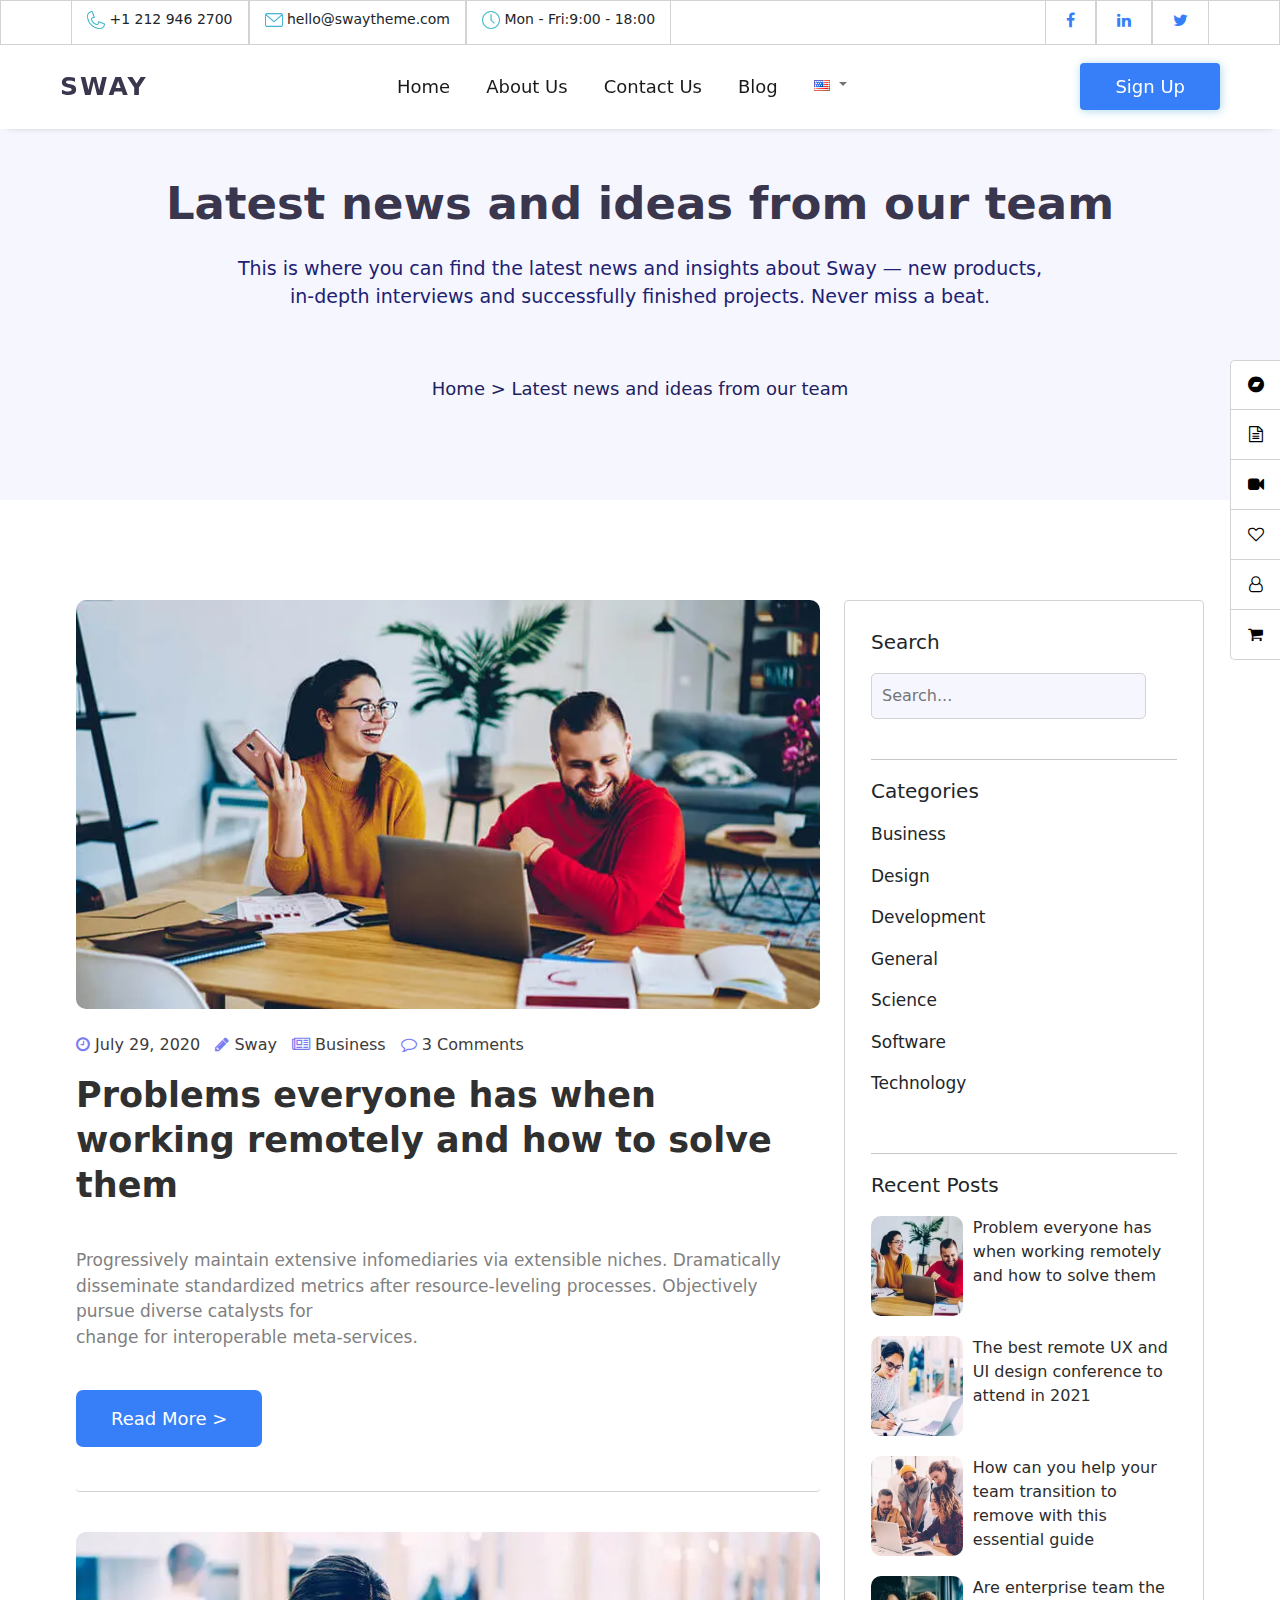
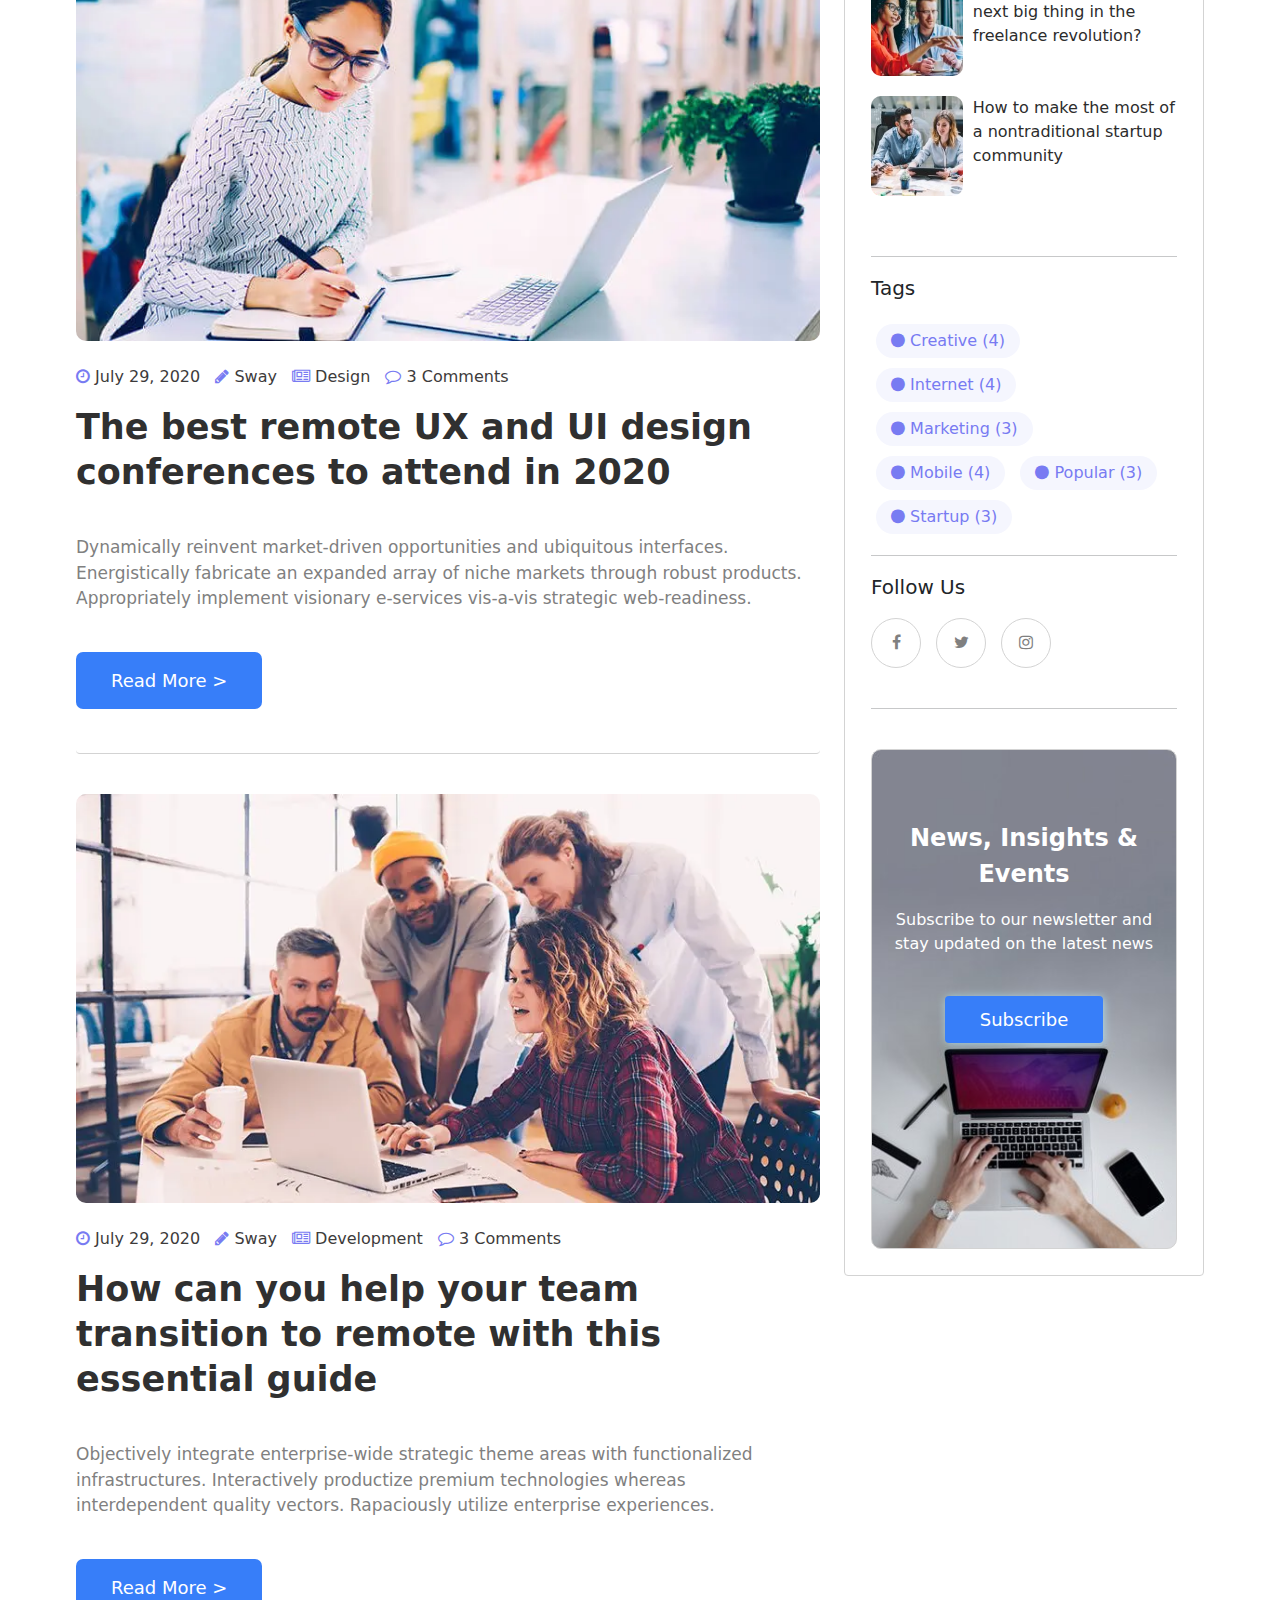
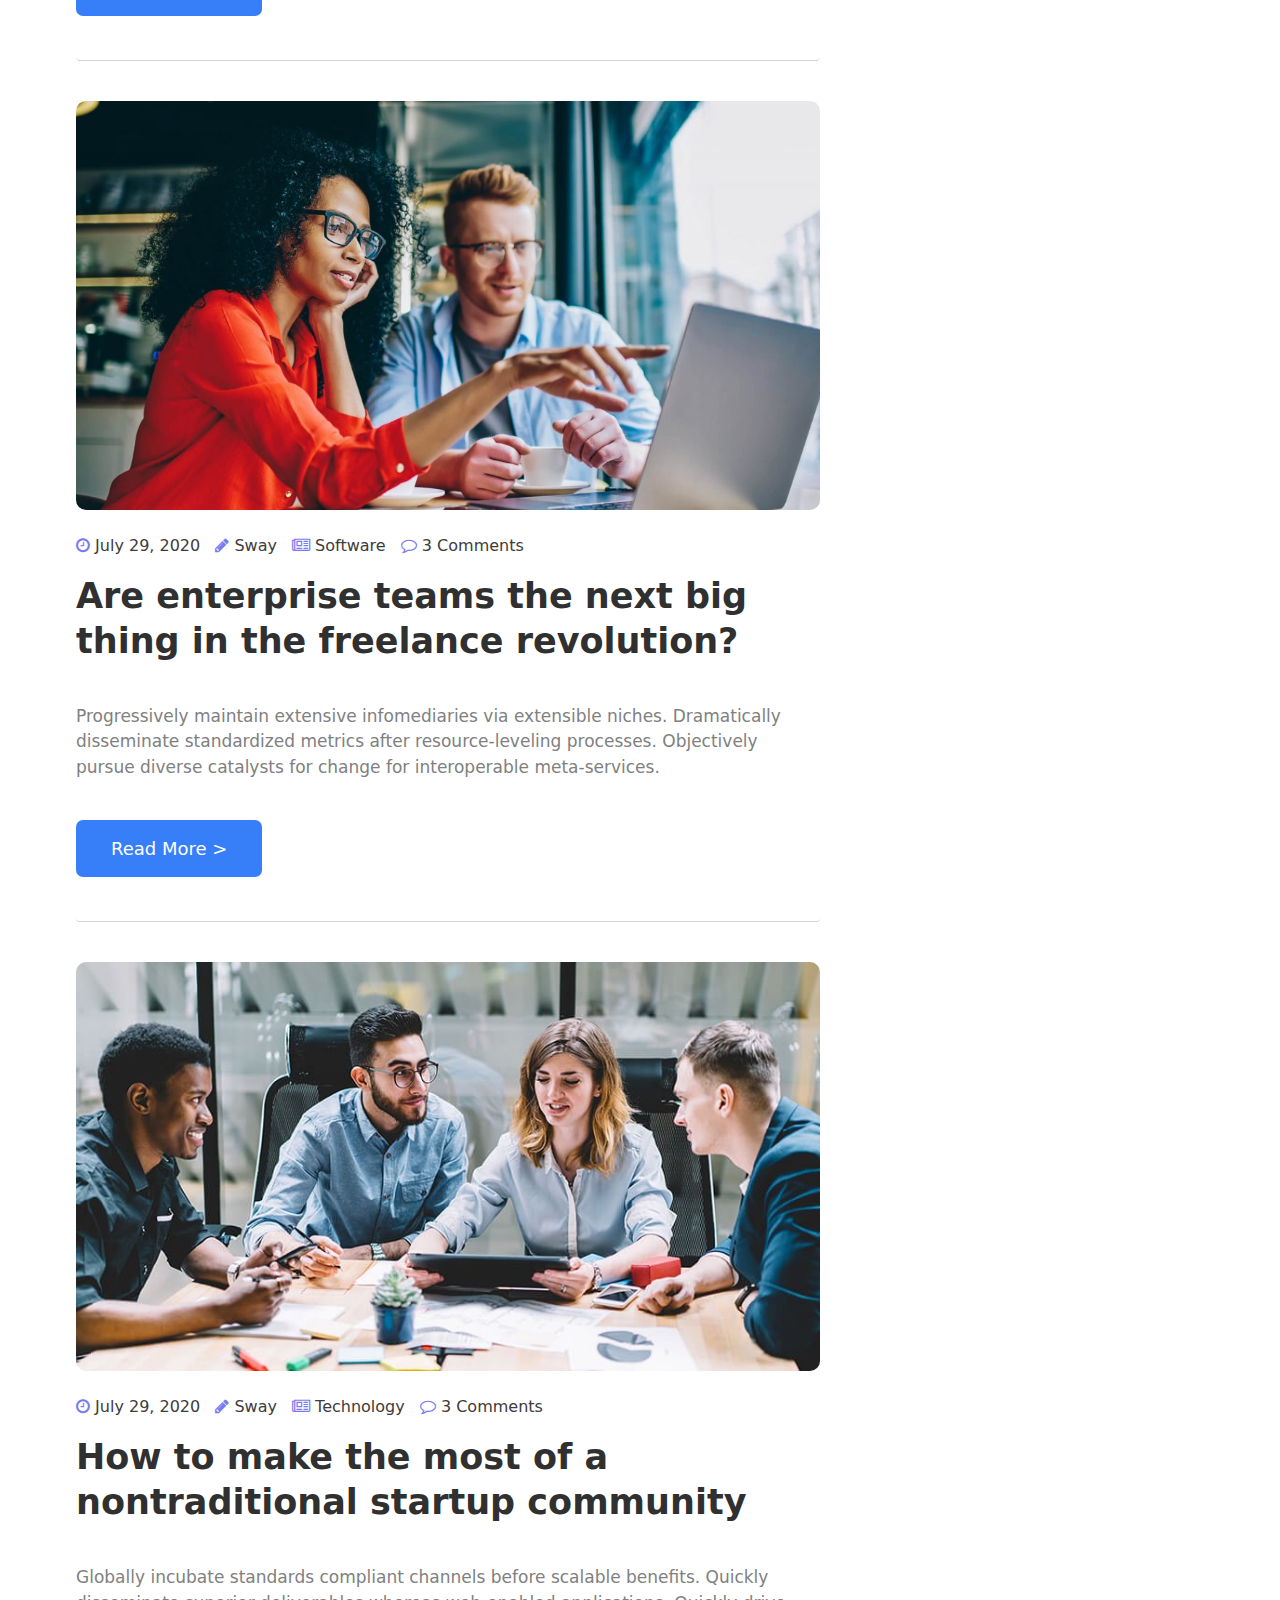
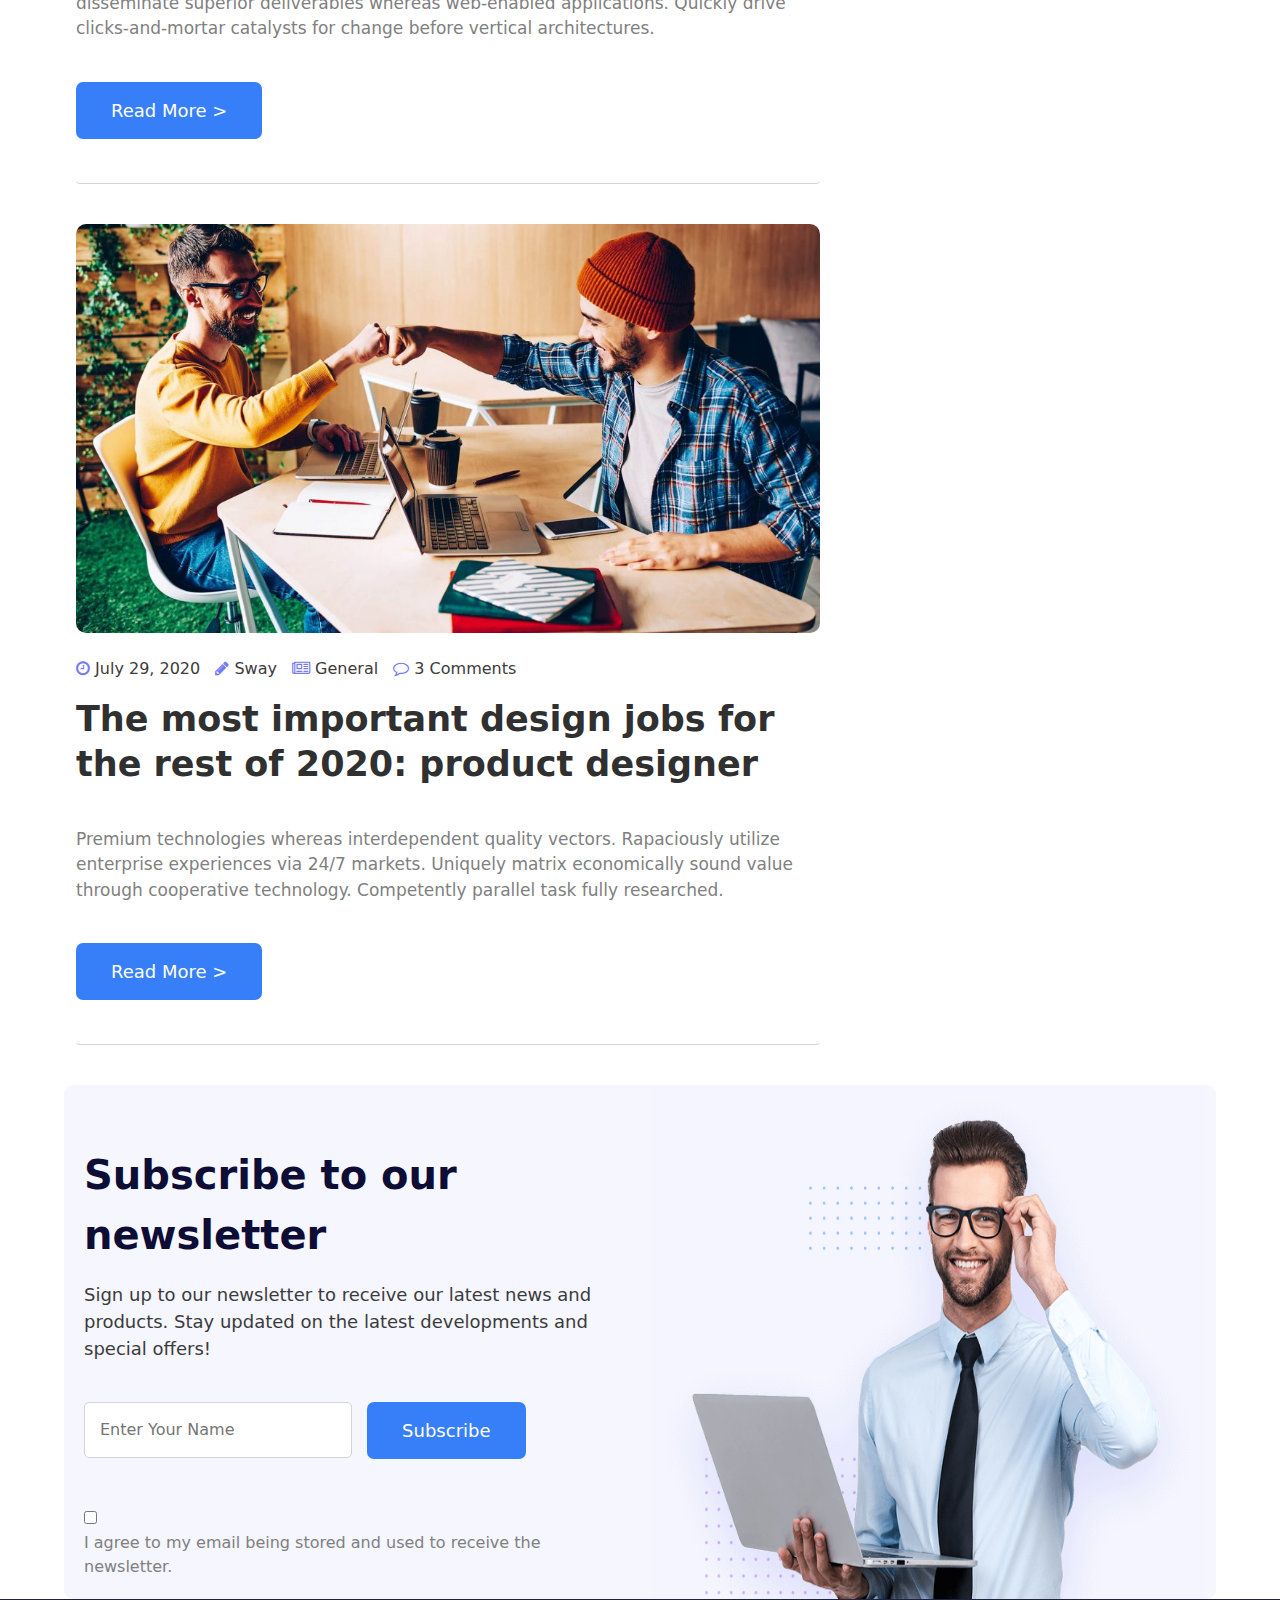
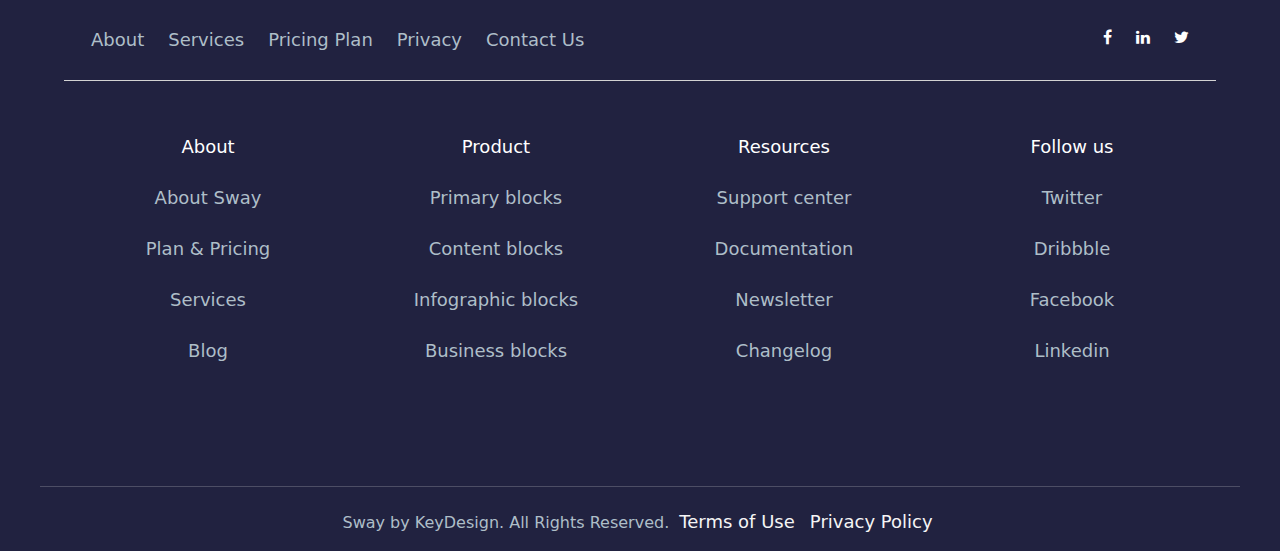
<file: Blog.html>
<!DOCTYPE html>
<html lang="en">

<head>
  <meta charset="UTF-8">
  <meta http-equiv="X-UA-Compatible" content="IE=edge">
  <meta name="viewport" content="width=device-width, initial-scale=1.0">
  <link rel="stylesheet" type="text/css" href="bootstrap-5.1.3-dist/css/bootstrap.min.css">
  <script type="text/javascript" src="bootstrap-5.1.3-dist/js/popper.min.js"></script>
  <script type="text/javascript" src="bootstrap-5.1.3-dist/js/bootstrap.min.js"></script>
  <link rel="stylesheet" type="text/css" href="Style.css">
  <link rel="stylesheet" href="font-awesome-4.7.0/font-awesome-4.7.0/css/font-awesome.min.css">
  <title>Varun Bootstrap Project</title>
</head>

<body>


  <!-- Side Tooltip Div Starts Here!!! -->




  <!-- <div class="tool-demo"> -->
    <ul class="new-tool">
      <li class="new-tool2">
  <button type="button" class=" btn-tool btn-tool2" data-bs-toggle="tooltip" data-bs-placement="left" title="Presale Chat">
    <i class="fa fa-bandcamp tool-icon" aria-hidden="true"></i>
  </button>
</li>
<li class="new-tool2">
  <button type="button" class=" btn-tool" data-bs-toggle="tooltip" data-bs-placement="left" title="Read Documentation">
    <i class="fa fa-file-text-o tool-icon" aria-hidden="true"></i>
  </button>
  </li>
  <li class="new-tool2">
    <button type="button" class=" btn-tool" data-bs-toggle="tooltip" data-bs-placement="left" title="Watch Video Tutorials">
      <i class="fa fa-video-camera tool-icon" aria-hidden="true"></i> 
       </button>
  </li>
  <li class="new-tool2">
    <button type="button" class=" btn-tool" data-bs-toggle="tooltip" data-bs-placement="left" title="Customer Showcase">
      <i class="fa fa-heart-o tool-icon" aria-hidden="true"></i>
    </button>
    </li>
    <li class="new-tool2">
      <button type="button" class=" btn-tool" data-bs-toggle="tooltip" data-bs-placement="left" title="Join User Community">
        <li><i class="fa fa-user-o tool-icon" aria-hidden="true"></i>
      </button>
    </li>
    <li class="new-tool2">
      <button type="button" class=" btn-tool btn-tool3" data-bs-toggle="tooltip" data-bs-placement="left" title="Purchase Sway">
        <li><i class="fa fa-shopping-cart tool-icon" aria-hidden="true"></i>
      </button>
      </li>
  </ul>
  <!-- </div> -->


  <script>
    var tooltipTriggerList = [].slice.call(document.querySelectorAll('[data-bs-toggle="tooltip"]'))
    var tooltipList = tooltipTriggerList.map(function (tooltipTriggerEl) {
      return new bootstrap.Tooltip(tooltipTriggerEl)
    })
    </script>


  <!-- Side Tooltip Div ends Here!!! -->




  <!-- Navigation Bar Starts Here!!!! -->




  <!-- <div class="container"> -->
  <div class="row row1">
    <div class="col-auto col1">
      <img src="Images/phone.png" width="18px" height="18px" alt="Phone">
      <span id="id1">+1 212 946 2700</span>
    </div>
    <div class="col-auto col1">
      <img src="Images/envelope.png" width="18px" height="18px" alt="envolope">
      <span id="id1">hello@swaytheme.com</span>
    </div>
    <div class="col-auto col1">
      <img src="Images/clock.png" width="18px" height="18px" alt="Clock">
      <span id="id1">Mon - Fri:9:00 - 18:00</span>
    </div>
    <div class="col-auto col2 ms-auto">
      <i class="fa fa-facebook" aria-hidden="true"></i>
    </div>
    <div class="col-auto col2">
      <i class="fa fa-linkedin" aria-hidden="true"></i>
    </div>
    <div class="col-auto col2">
      <i class="fa fa-twitter" aria-hidden="true"></i>
    </div>
  </div>

  <!-- </div> -->


  <nav class="navbar navbar-expand-lg navbar-light bg-light main-cont2">
    <div class="container-fluid main-cont">
      <a class="navbar-brand logo" href="index.html">SWAY</a>
      <button class="navbar-toggler" type="button" data-bs-toggle="collapse" data-bs-target="#navbarSupportedContent"
        aria-controls="navbarSupportedContent" aria-expanded="false" aria-label="Toggle navigation">
        <span class="navbar-toggler-icon"></span>
      </button>
      <div class="collapse navbar-collapse" id="navbarSupportedContent">
        <ul class="navbar-nav me-auto mb-2 mb-lg-0 mx-auto">
          <li class="nav-item main-list">
            <a class="nav-link active" aria-current="page" href="index.html">Home
              <!-- <i class="fa fa-caret-down" aria-hidden="true"></i> -->
            </a>
          </li>
          <li class="nav-item main-list">
            <a class="nav-link active" aria-current="page" href="AboutUs.html">About Us
              <!-- <i class="fa fa-caret-down" aria-hidden="true"></i> -->
            </a>
          </li>
          <li class="nav-item main-list">
            <a class="nav-link active" aria-current="page" href="ContactUs.html">Contact Us
              <!-- <i class="fa fa-caret-down" aria-hidden="true"></i> -->
            </a>
          </li>
          <li class="nav-item main-list">
            <a class="nav-link active" aria-current="page" href="Blog.html">Blog
              <!-- <i class="fa fa-caret-down" aria-hidden="true"></i> -->
            </a>
          </li>
          <li class="nav-item dropdown">
            <a class="nav-link dropdown-toggle" href="#" id="navbarDropdown" role="button" data-bs-toggle="dropdown"
              aria-expanded="false">
              <img src="Images/en-flag.png" alt="">
            </a>
            <ul class="dropdown-menu" aria-labelledby="navbarDropdown">
              <li><a class="dropdown-item" href="#">
                  <img src="Images/en-flag.png" alt="">
                  English
                </a></li>
              <li><a class="dropdown-item" href="#">
                  <img src="Images/fr-flag.png" alt="">
                  Francis
                </a></li>
              <li><a class="dropdown-item" href="#">
                  <img src="Images/de-flag.png" alt="">
                  Germany
                </a></li>
            </ul>
          </li>


        </ul>
        <form class="d-flex">

          <button class="btn btn1" type="submit">Sign Up</button>
        </form>
      </div>
    </div>
  </nav>




  <!-- Navigation Bar Ends Here!!!! -->




  <div class="main-bc2">
    <p id="id33">Latest news and ideas from our team</p>
    <p id="id48">This is where you can find the latest news and insights about Sway — new products,<br> in-depth
      interviews and successfully finished projects. Never miss a beat.</p>
    <br><br>
    <p class="min-bc">Home > Latest news and ideas from our team</p>
  </div>





  <!-- <div class="container"> -->
  <div class="row row17">
    <div class="col-12 col-lg-8 col20">
      <div class="card card12">
        <div class="card-body card-p">
          <img id="id49" src="Images/page_blog_standard_1.webp" width="100%" alt="">
          <br><br>
          <i class="fa fa-clock-o icon6" aria-hidden="true"></i>
          <p id="id50">July 29, 2020</p>
          <i class="fa fa-pencil icon6" aria-hidden="true"></i>
          <p id="id50">Sway</p>
          <i class="fa fa-newspaper-o icon6" aria-hidden="true"></i>
          <p id="id50">Business</p>
          <i class="fa fa-comment-o icon6" aria-hidden="true"></i>
          <p id="id50">3 Comments</p>
          <p id="id51">Problems everyone has when working remotely and how to solve them</p>
          <br>
          <p id="id52">Progressively maintain extensive infomediaries via extensible niches. Dramatically
            disseminate standardized metrics after resource-leveling processes. Objectively pursue diverse
            catalysts for<br> change for interoperable meta-services.</p>
          <br>
          <button class="btn btn3" type="submit">Read More ></button>
          <br><br>
        </div>
      </div>



      <div class="card card12">
        <div class="card-body card-p">
          <img id="id49" src="Images/page_blog_standard_2.webp" width="100%" alt="">
          <br><br>
          <i class="fa fa-clock-o icon6" aria-hidden="true"></i>
          <p id="id50">July 29, 2020</p>
          <i class="fa fa-pencil icon6" aria-hidden="true"></i>
          <p id="id50">Sway</p>
          <i class="fa fa-newspaper-o icon6" aria-hidden="true"></i>
          <p id="id50">Design</p>
          <i class="fa fa-comment-o icon6" aria-hidden="true"></i>
          <p id="id50">3 Comments</p>
          <p id="id51">The best remote UX and UI design conferences to attend in 2020</p>
          <br>
          <p id="id52">Dynamically reinvent market-driven opportunities and ubiquitous interfaces.
            Energistically fabricate an expanded array of niche markets through robust products.
            Appropriately implement visionary e-services vis-a-vis strategic web-readiness.</p>
          <br>
          <button class="btn btn3" type="submit">Read More ></button>
          <br><br>
        </div>
      </div>


      <div class="card card12">
        <div class="card-body card-p">
          <img id="id49" src="Images/page_blog_standard_3-1.webp" width="100%" alt="">
          <br><br>
          <i class="fa fa-clock-o icon6" aria-hidden="true"></i>
          <p id="id50">July 29, 2020</p>
          <i class="fa fa-pencil icon6" aria-hidden="true"></i>
          <p id="id50">Sway</p>
          <i class="fa fa-newspaper-o icon6" aria-hidden="true"></i>
          <p id="id50">Development</p>
          <i class="fa fa-comment-o icon6" aria-hidden="true"></i>
          <p id="id50">3 Comments</p>
          <p id="id51">How can you help your team transition to remote with this essential guide</p>
          <br>
          <p id="id52">Objectively integrate enterprise-wide strategic theme areas with functionalized
            infrastructures. Interactively productize premium technologies whereas interdependent quality
            vectors. Rapaciously utilize enterprise experiences.</p>
          <br>
          <button class="btn btn3" type="submit">Read More ></button>
          <br><br>
        </div>
      </div>



      <div class="card card12">
        <div class="card-body card-p">
          <img id="id49" src="Images/blog-modern-1024x563.jpg" width="100%" alt="">
          <br><br>
          <i class="fa fa-clock-o icon6" aria-hidden="true"></i>
          <p id="id50">July 29, 2020</p>
          <i class="fa fa-pencil icon6" aria-hidden="true"></i>
          <p id="id50">Sway</p>
          <i class="fa fa-newspaper-o icon6" aria-hidden="true"></i>
          <p id="id50">Software</p>
          <i class="fa fa-comment-o icon6" aria-hidden="true"></i>
          <p id="id50">3 Comments</p>
          <p id="id51">Are enterprise teams the next big thing in the freelance revolution?</p>
          <br>
          <p id="id52">Progressively maintain extensive infomediaries via extensible niches. Dramatically
            disseminate standardized metrics after resource-leveling processes. Objectively pursue diverse
            catalysts for change for interoperable meta-services.</p>
          <br>
          <button class="btn btn3" type="submit">Read More ></button>
          <br><br>
        </div>
      </div>



      <div class="card card12">
        <div class="card-body card-p">
          <img id="id49" src="Images/page_blog_standard_7.jpg" width="100%" alt="">
          <br><br>
          <i class="fa fa-clock-o icon6" aria-hidden="true"></i>
          <p id="id50">July 29, 2020</p>
          <i class="fa fa-pencil icon6" aria-hidden="true"></i>
          <p id="id50">Sway</p>
          <i class="fa fa-newspaper-o icon6" aria-hidden="true"></i>
          <p id="id50">Technology</p>
          <i class="fa fa-comment-o icon6" aria-hidden="true"></i>
          <p id="id50">3 Comments</p>
          <p id="id51">How to make the most of a nontraditional startup community</p>
          <br>
          <p id="id52">Globally incubate standards compliant channels before scalable benefits. Quickly
            disseminate superior deliverables whereas web-enabled applications. Quickly drive
            clicks-and-mortar catalysts for change before vertical architectures.</p>
          <br>
          <button class="btn btn3" type="submit">Read More ></button>
          <br><br>
        </div>
      </div>



      <div class="card card12">
        <div class="card-body card-p">
          <img id="id49" src="Images/blog-modern2-1024x563.jpg" width="100%" alt="">
          <br><br>
          <i class="fa fa-clock-o icon6" aria-hidden="true"></i>
          <p id="id50">July 29, 2020</p>
          <i class="fa fa-pencil icon6" aria-hidden="true"></i>
          <p id="id50">Sway</p>
          <i class="fa fa-newspaper-o icon6" aria-hidden="true"></i>
          <p id="id50">General</p>
          <i class="fa fa-comment-o icon6" aria-hidden="true"></i>
          <p id="id50">3 Comments</p>
          <p id="id51">The most important design jobs for the rest of 2020: product designer</p>
          <br>
          <p id="id52">Premium technologies whereas interdependent quality vectors. Rapaciously utilize
            enterprise experiences via 24/7 markets. Uniquely matrix economically sound value through
            cooperative technology. Competently parallel task fully researched.</p>
          <br>
          <button class="btn btn3" type="submit">Read More ></button>
          <br><br>
        </div>
      </div>

    </div>



    <div class="col-12 col-lg-4 col21">
      <div class="card card13">
        <div class="card-body">
          <p id="id53">Search</p>
          <input id="id54" type="text" placeholder="Search...">
          <br><br>
          <hr>
          <p id="id53">Categories</p>
          <p id="id55">Business</p>
          <p id="id55">Design</p>
          <p id="id55">Development</p>
          <p id="id55">General</p>
          <p id="id55">Science</p>
          <p id="id55">Software</p>
          <p id="id55">Technology</p>
          <br>
          <hr>
          <p id="id53">Recent Posts</p>

          <div class="small-div">
            <div class="in-img">
              <img class="small-img" src="Images/page_blog_standard_1-150x150.jpg" width="100%" height="100%" alt="">
            </div>
            <div class="in-info">
              <p id="id56">Problem everyone has when working remotely and how to solve them</p>
            </div>
          </div>

          <div class="small-div">
            <div class="in-img">
              <img class="small-img" src="Images/page_blog_standard_2-150x150.jpg" width="100%" height="100%" alt="">
            </div>
            <div class="in-info">
              <p id="id56">The best remote UX and UI design conference to attend in 2021</p>
            </div>
          </div>

          <div class="small-div">
            <div class="in-img">
              <img class="small-img" src="Images/page_blog_standard_3-1-150x150.jpg" width="100%" height="100%" alt="">
            </div>
            <div class="in-info">
              <p id="id56">How can you help your team transition to remove with this essential guide
              </p>
            </div>
          </div>

          <div class="small-div">
            <div class="in-img">
              <img class="small-img" src="Images/blog-modern-150x150.jpg" width="100%" height="100%" alt="">
            </div>
            <div class="in-info">
              <p id="id56">Are enterprise team the next big thing in the freelance revolution?
              </p>
            </div>
          </div>

          <div class="small-div">
            <div class="in-img">
              <img class="small-img" src="Images/page_blog_standard_7-150x150.jpg" width="100%" height="100%" alt="">
            </div>
            <div class="in-info">
              <p id="id56">How to make the most of a nontraditional startup community
              </p>
            </div>
          </div>
          <br>

          <hr>

          <p id="id53">Tags</p>

          <div class="semi-div"><i class="fa fa-circle" aria-hidden="true"></i>
            Creative (4)</div>

          <div class="semi-div"><i class="fa fa-circle" aria-hidden="true"></i>
            Internet (4)</div>

          <div class="semi-div"><i class="fa fa-circle" aria-hidden="true"></i>
            Marketing (3)</div>

          <div class="semi-div"><i class="fa fa-circle" aria-hidden="true"></i>
            Mobile (4)</div>

          <div class="semi-div"><i class="fa fa-circle" aria-hidden="true"></i>
            Popular (3)</div>

          <div class="semi-div"><i class="fa fa-circle" aria-hidden="true"></i>
            Startup (3)</div>


          <hr>

          <p id="id53">Follow Us</p>

          <div class="circle-icon">
            <i class="fa fa-facebook icon7" aria-hidden="true"></i>
          </div>
          <div class="circle-icon">
            <i class="fa fa-twitter icon7" aria-hidden="true"></i>
          </div>
          <div class="circle-icon">
            <i class="fa fa-instagram icon7" aria-hidden="true"></i>
          </div>
          <br>
          <br>
          <hr>
          <br>


          <div class="subcribe">
            <p id="id57">News, Insights & Events
            </p>
            <p id="id58">Subscribe to our newsletter and<br> stay updated on the latest news</p>
            <br>
            <button class="btn btn1" type="submit">Subscribe</button>
          </div>



        </div>
      </div>
    </div>

  </div>


  <!-- <div class="sub-email">
        <img id="id59" src="Images/newsletter.png" width="50%" height="122%" alt="">

    </div> -->



  <!-- <div class="container"> -->
  <div class="row row18">
    <div class="col-12 col-lg-6 col22">
      <p id="id60">Subscribe to our newsletter
      </p>
      <p id="id61">Sign up to our newsletter to receive our latest news and products.
        Stay updated on the latest developments and special offers!</p>
      <br>
      <input id="id62" type="text" placeholder="Enter Your Name">
      <button class="btn btn3" type="submit">Subscribe</button>
      <br><br><br>

      <input type="checkbox">
      <label id="id63">I agree to my email being stored and used to receive the newsletter.</label>
    </div>
    <div class="col-12 col-lg-6 col23">
      <img id="id59" src="Images/newsletter.png" width="100%" height="100%" alt="">
    </div>
  </div>
  <!-- </div> -->



  <!-- Footer Starts Here!!! -->


  <footer>

    <ul class="nav foot-nav">
      <li class="nav-item">
        <a class="nav-link id27" aria-current="page" href="#">About</a>
      </li>
      <li class="nav-item">
        <a class="nav-link id27" href="#">Services</a>
      </li>
      <li class="nav-item">
        <a class="nav-link id27" href="#">Pricing Plan</a>
      </li>
      <li class="nav-item">
        <a class="nav-link id27" href="#">Privacy</a>
      </li>
      <li class="nav-item">
        <a class="nav-link id27" href="#">Contact Us</a>
      </li>

      <li class="nav-item icon-3 ms-auto">
        <a class="nav-link id28" href="#">
          <i class="fa fa-facebook" aria-hidden="true"></i>
        </a>
      </li>
      <li class="nav-item icon-3 ">
        <a class="nav-link id28" href="#">
          <i class="fa fa-linkedin" aria-hidden="true"></i>
        </a>
      </li>
      <li class="nav-item icon-3 ">
        <a class="nav-link id28" href="#">
          <i class="fa fa-twitter" aria-hidden="true"></i>
        </a>
      </li>
    </ul>


    <!-- <div class="container"> -->
    <div class="row row9">
      <div class="col-12 col-lg-3 col13">
        <ul class="nav flex-column">
          <li class="nav-item">
            <a class="nav-link active id29 id32" aria-current="page" href="#">About</a>
          </li>
          <li class="nav-item">
            <a class="nav-link id29" href="#">About Sway</a>
          </li>
          <li class="nav-item">
            <a class="nav-link id29" href="#">Plan & Pricing</a>
          </li>
          <li class="nav-item">
            <a class="nav-link id29" href="#">Services</a>
          </li>
          <li class="nav-item">
            <a class="nav-link id29" href="#">Blog</a>
          </li>
        </ul>
      </div>
      <div class="col-12 col-lg-3 col13">
        <ul class="nav flex-column">
          <li class="nav-item">
            <a class="nav-link active id29 id32" aria-current="page" href="#">Product</a>
          </li>
          <li class="nav-item">
            <a class="nav-link id29" href="#">Primary blocks
            </a>
          </li>
          <li class="nav-item">
            <a class="nav-link id29" href="#">Content blocks
            </a>
          </li>
          <li class="nav-item">
            <a class="nav-link id29" href="#">Infographic blocks
            </a>
          </li>
          <li class="nav-item">
            <a class="nav-link id29" href="#">Business blocks
            </a>
          </li>
        </ul>
      </div>
      <div class="col-12 col-lg-3 col13">
        <ul class="nav flex-column">
          <li class="nav-item">
            <a class="nav-link active id29 id32" aria-current="page" href="#">Resources</a>
          </li>
          <li class="nav-item">
            <a class="nav-link id29" href="#">Support center
            </a>
          </li>
          <li class="nav-item">
            <a class="nav-link id29" href="#">Documentation
            </a>
          </li>
          <li class="nav-item">
            <a class="nav-link id29" href="#">Newsletter
            </a>
          </li>
          <li class="nav-item">
            <a class="nav-link id29" href="#">Changelog
            </a>
          </li>
        </ul>
      </div>
      <div class="col-12 col-lg-3 col13">
        <ul class="nav flex-column">
          <li class="nav-item">
            <a class="nav-link active id29 id32" aria-current="page" href="#">Follow us </a>
          </li>
          <li class="nav-item">
            <a class="nav-link id29" href="#">Twitter
            </a>
          </li>
          <li class="nav-item">
            <a class="nav-link id29" href="#">Dribbble
            </a>
          </li>
          <li class="nav-item">
            <a class="nav-link id29" href="#">Facebook
            </a>
          </li>
          <li class="nav-item">
            <a class="nav-link id29" href="#">Linkedin
            </a>
          </li>
        </ul>
      </div>
    </div>
    <!-- </div> -->

    <hr style="margin-left: 40px; margin-right: 40px; margin-top: 70px; color: lightgray;">

    <div class="row">
      <div class="col-12 col14">
        <p id="id30">Sway by KeyDesign. All Rights Reserved. </p>
        <a class="nav-link id31" href="#">Terms of Use</a>
        <a class="nav-link id31" href="#">Privacy Policy</a>


      </div>


  </footer>




  <!-- Footer Ends Here!!! -->



</body>

</html>
</file>
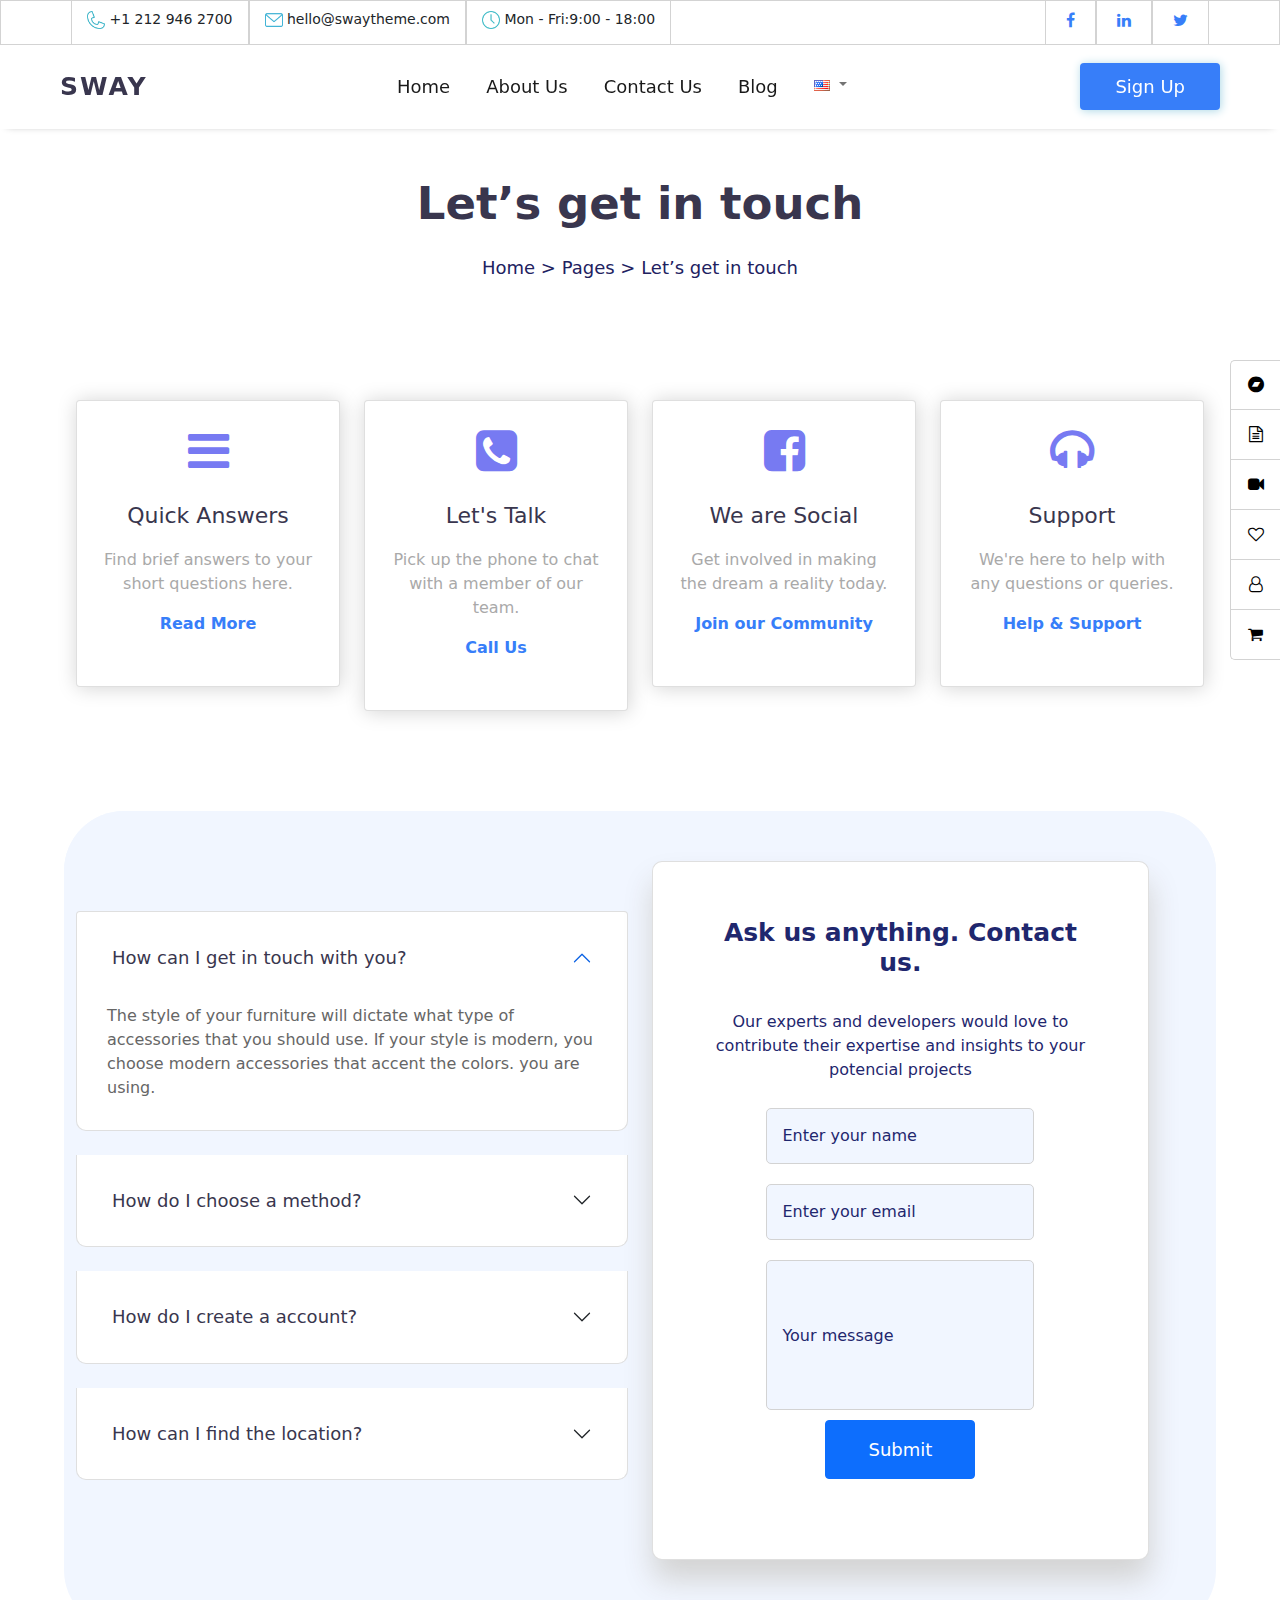
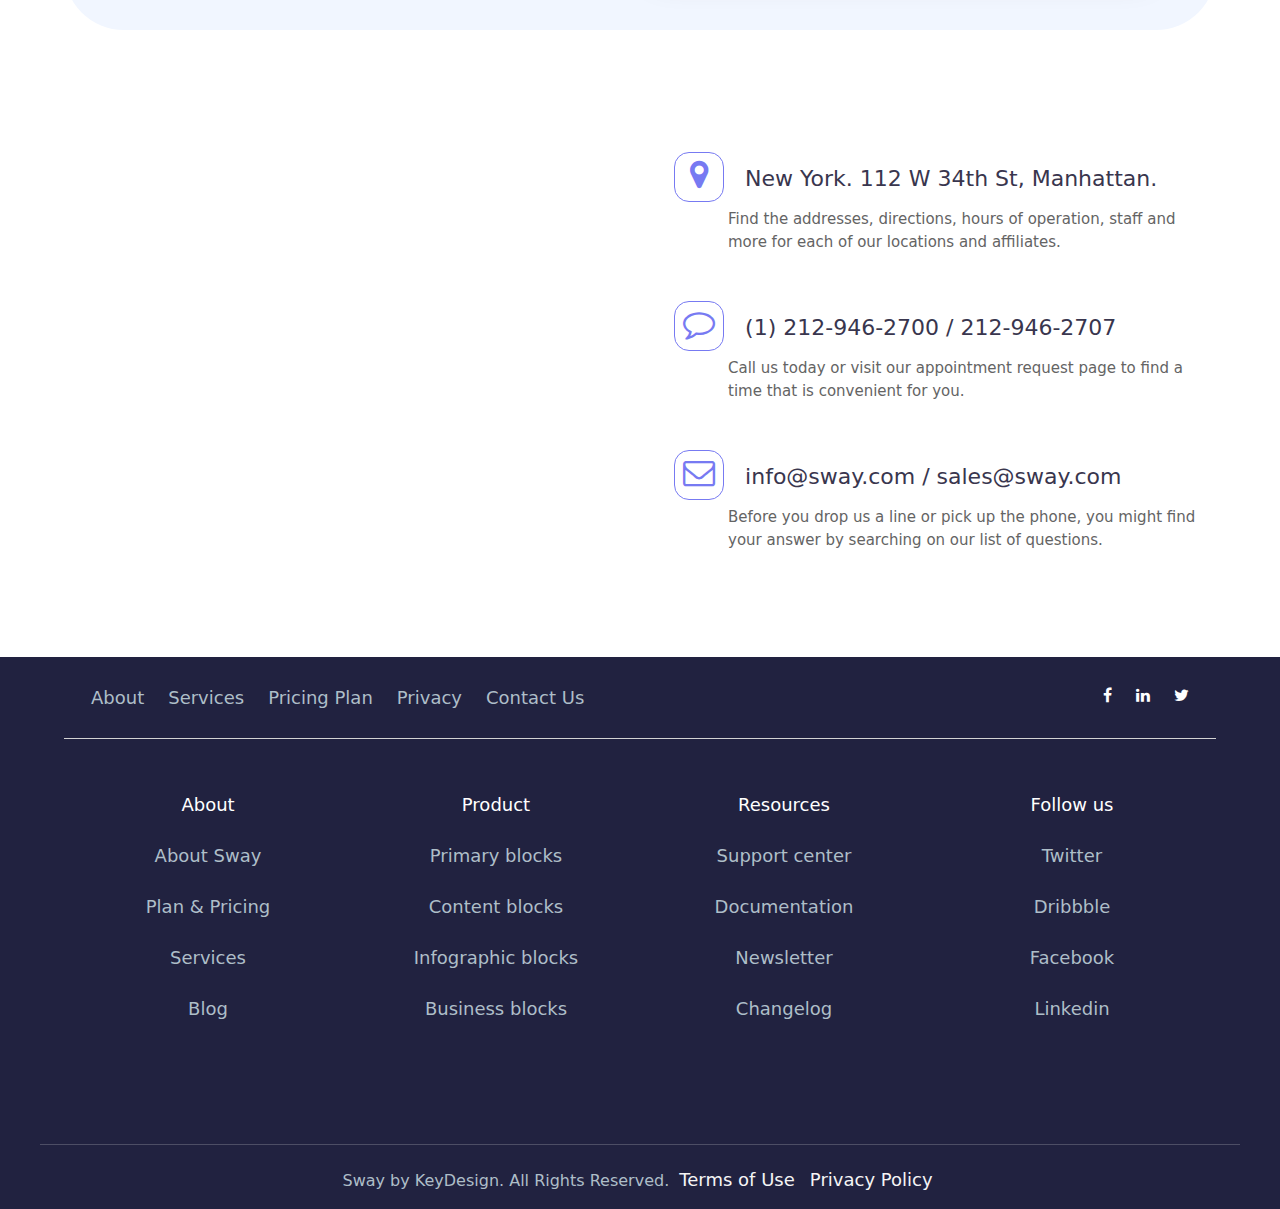
<file: ContactUs.html>
<!DOCTYPE html>
<html lang="en">

<head>
  <meta charset="UTF-8">
  <meta http-equiv="X-UA-Compatible" content="IE=edge">
  <meta name="viewport" content="width=device-width, initial-scale=1.0">
  <link rel="stylesheet" type="text/css" href="bootstrap-5.1.3-dist/css/bootstrap.min.css">
  <script type="text/javascript" src="bootstrap-5.1.3-dist/js/popper.min.js"></script>
  <script type="text/javascript" src="bootstrap-5.1.3-dist/js/bootstrap.min.js"></script>
  <link rel="stylesheet" type="text/css" href="Style.css">
  <link rel="stylesheet" href="font-awesome-4.7.0/font-awesome-4.7.0/css/font-awesome.min.css">
  <title>Varun Bootstrap Project</title>
</head>

<body>


  <!-- Side Tooltip Div Starts Here!!! -->




  <!-- <div class="tool-demo"> -->
    <ul class="new-tool">
      <li class="new-tool2">
  <button type="button" class=" btn-tool btn-tool2" data-bs-toggle="tooltip" data-bs-placement="left" title="Presale Chat">
    <i class="fa fa-bandcamp tool-icon" aria-hidden="true"></i>
  </button>
</li>
<li class="new-tool2">
  <button type="button" class=" btn-tool" data-bs-toggle="tooltip" data-bs-placement="left" title="Read Documentation">
    <i class="fa fa-file-text-o tool-icon" aria-hidden="true"></i>
  </button>
  </li>
  <li class="new-tool2">
    <button type="button" class=" btn-tool" data-bs-toggle="tooltip" data-bs-placement="left" title="Watch Video Tutorials">
      <i class="fa fa-video-camera tool-icon" aria-hidden="true"></i> 
       </button>
  </li>
  <li class="new-tool2">
    <button type="button" class=" btn-tool" data-bs-toggle="tooltip" data-bs-placement="left" title="Customer Showcase">
      <i class="fa fa-heart-o tool-icon" aria-hidden="true"></i>
    </button>
    </li>
    <li class="new-tool2">
      <button type="button" class=" btn-tool" data-bs-toggle="tooltip" data-bs-placement="left" title="Join User Community">
        <li><i class="fa fa-user-o tool-icon" aria-hidden="true"></i>
      </button>
    </li>
    <li class="new-tool2">
      <button type="button" class=" btn-tool btn-tool3" data-bs-toggle="tooltip" data-bs-placement="left" title="Purchase Sway">
        <li><i class="fa fa-shopping-cart tool-icon" aria-hidden="true"></i>
      </button>
      </li>
  </ul>
  <!-- </div> -->


  <script>
    var tooltipTriggerList = [].slice.call(document.querySelectorAll('[data-bs-toggle="tooltip"]'))
    var tooltipList = tooltipTriggerList.map(function (tooltipTriggerEl) {
      return new bootstrap.Tooltip(tooltipTriggerEl)
    })
    </script>


    <!-- Side Tooltip Div ends Here!!! -->




  <!-- Navigation Bar Starts Here!!!! -->




  <!-- <div class="container"> -->
  <div class="row row1">
    <div class="col-auto col1">
      <img src="Images/phone.png" width="18px" height="18px" alt="Phone">
      <span id="id1">+1 212 946 2700</span>
    </div>
    <div class="col-auto col1">
      <img src="Images/envelope.png" width="18px" height="18px" alt="envolope">
      <span id="id1">hello@swaytheme.com</span>
    </div>
    <div class="col-auto col1">
      <img src="Images/clock.png" width="18px" height="18px" alt="Clock">
      <span id="id1">Mon - Fri:9:00 - 18:00</span>
    </div>
    <div class="col-auto col2 ms-auto">
      <i class="fa fa-facebook" aria-hidden="true"></i>
    </div>
    <div class="col-auto col2">
      <i class="fa fa-linkedin" aria-hidden="true"></i>
    </div>
    <div class="col-auto col2">
      <i class="fa fa-twitter" aria-hidden="true"></i>
    </div>
  </div>

  <!-- </div> -->


  <nav class="navbar navbar-expand-lg navbar-light bg-light main-cont2">
    <div class="container-fluid main-cont">
      <a class="navbar-brand logo" href="index.html">SWAY</a>
      <button class="navbar-toggler" type="button" data-bs-toggle="collapse" data-bs-target="#navbarSupportedContent"
        aria-controls="navbarSupportedContent" aria-expanded="false" aria-label="Toggle navigation">
        <span class="navbar-toggler-icon"></span>
      </button>
      <div class="collapse navbar-collapse" id="navbarSupportedContent">
        <ul class="navbar-nav me-auto mb-2 mb-lg-0 mx-auto">
          <li class="nav-item main-list">
            <a class="nav-link active" aria-current="page" href="index.html">Home
              <!-- <i class="fa fa-caret-down" aria-hidden="true"></i> -->
            </a>
          </li>
          <li class="nav-item main-list">
            <a class="nav-link active" aria-current="page" href="AboutUs.html">About Us
              <!-- <i class="fa fa-caret-down" aria-hidden="true"></i> -->
            </a>
          </li>
          <li class="nav-item main-list">
            <a class="nav-link active" aria-current="page" href="ContactUs.html">Contact Us
              <!-- <i class="fa fa-caret-down" aria-hidden="true"></i> -->
            </a>
          </li>
          <li class="nav-item main-list">
            <a class="nav-link active" aria-current="page" href="Blog.html">Blog
              <!-- <i class="fa fa-caret-down" aria-hidden="true"></i> -->
            </a>
          </li>
          <li class="nav-item dropdown">
            <a class="nav-link dropdown-toggle" href="#" id="navbarDropdown" role="button" data-bs-toggle="dropdown"
              aria-expanded="false">
              <img src="Images/en-flag.png" alt="">
            </a>
            <ul class="dropdown-menu" aria-labelledby="navbarDropdown">
              <li><a class="dropdown-item" href="#">
                  <img src="Images/en-flag.png" alt="">
                  English
                </a></li>
              <li><a class="dropdown-item" href="#">
                  <img src="Images/fr-flag.png" alt="">
                  Francis
                </a></li>
              <li><a class="dropdown-item" href="#">
                  <img src="Images/de-flag.png" alt="">
                  Germany
                </a></li>
            </ul>
          </li>


        </ul>
        <form class="d-flex">

          <button class="btn btn1" type="submit">Sign Up</button>
        </form>
      </div>
    </div>
  </nav>




  <!-- Navigation Bar Ends Here!!!! -->



  <div class="main-bc">
      <p id="id33">Let’s get in touch</p>
      <p class="min-bc">Home > Pages > Let’s get in touch</p>
  </div>



  <!-- <div class="container"> -->
    <div class="row row10">
      <div class="col-12 col-lg-3 col15">
        <div class="card card7">
            <div class="card-body">
                <i class="fa fa-bars fa-3x icon3" aria-hidden="true"></i><br><br>
                <p id="id34">Quick Answers</p>
                <p id="id18">Find brief answers to your short questions here.
                </p>
                <a href="#" class="lmlink">Read More</a>
                <br><br>
            </div>
          </div>
      </div>
      <div class="col-12 col-lg-3 col15">
        <div class="card card7">
            <div class="card-body">
                <i class="fa fa-phone-square fa-3x icon3" aria-hidden="true"></i><br><br>
                <p id="id34">Let's Talk</p>
                <p id="id18">Pick up the phone to chat with a member of our team.
                </p>
                <a href="#" class="lmlink">Call Us</a>
                <br><br>
            </div>
          </div>
      </div>
      <div class="col-12 col-lg-3 col15">
        <div class="card card7">
            <div class="card-body">
                <i class="fa fa-facebook-square fa-3x icon3" aria-hidden="true"></i><br><br>
                <p id="id34">We are Social</p>
                <p id="id18">Get involved in making the dream a reality today.
                </p>
                <a href="#" class="lmlink">Join our Community</a>
                <br><br>
            </div>
          </div>
      </div>
      <div class="col-12 col-lg-3 col15">
        <div class="card card7">
            <div class="card-body">
                <i class="fa fa-headphones fa-3x icon3" aria-hidden="true"></i><br><br>
                <p id="id34">Support</p>
                <p id="id18">We're here to help with any questions or queries.
                </p>
                <a href="#" class="lmlink">Help & Support
                </a>
                <br><br>
            </div>
          </div>
      </div>
    </div>
  <!-- </div> -->



  
  <!-- <div class="container"> -->
    <div class="row row11">
      <div class="col-12 col-lg-6 col16">
        <div class="accordion accor1" id="accordionExample">
          <div class="accordion-item accor2">
            <h2 class="accordion-header accor4" id="headingOne">
              <button class="accordion-button accor3 shadow-none" type="button" data-bs-toggle="collapse" data-bs-target="#collapseOne" aria-expanded="true" aria-controls="collapseOne">
                How can I get in touch with you?
              </button>
            </h2>
            <div id="collapseOne" class="accordion-collapse collapse show" aria-labelledby="headingOne" data-bs-parent="#accordionExample">
              <div class="accordion-body accor5">
                The style of your furniture will dictate what type of accessories that you should use. If your style is modern, you choose modern accessories that accent the colors.
                you are using.
              </div>
            </div>
          </div>
          <br>
          <div class="accordion-item accor2">
            <h2 class="accordion-header accor4" id="headingTwo">
              <button class="accordion-button collapsed accor3 shadow-none" type="button" data-bs-toggle="collapse" data-bs-target="#collapseTwo" aria-expanded="false" aria-controls="collapseTwo">
                How do I choose a method?
              </button>
            </h2>
            <div id="collapseTwo" class="accordion-collapse collapse" aria-labelledby="headingTwo" data-bs-parent="#accordionExample">
              <div class="accordion-body accor5">
                The length of time of a business consulting project varies and based on a number of factors including: business needs and challenges, size of the organization or team, and scope of the consulting project.
              </div>
            </div>
          </div>
          <br>
          <div class="accordion-item accor2">
            <h2 class="accordion-header accor4" id="headingThree">
              <button class="accordion-button collapsed accor3 shadow-none" type="button" data-bs-toggle="collapse" data-bs-target="#collapseThree" aria-expanded="false" aria-controls="collapseThree">
                How do I create a account?
              </button>
            </h2>
            <div id="collapseThree" class="accordion-collapse collapse" aria-labelledby="headingThree" data-bs-parent="#accordionExample">
              <div class="accordion-body accor5">
                The length of time of a business consulting project varies and based on a number of factors including: business needs and challenges, size of the organization or team, and scope of the consulting project.
              </div>
            </div>
          </div>
          <br>

          <div class="accordion-item accor2">
            <h2 class="accordion-header accor4" id="headingThree">
              <button class="accordion-button collapsed accor3 shadow-none" type="button" data-bs-toggle="collapse" data-bs-target="#collapseFour" aria-expanded="false" aria-controls="collapseThree">
                How can I find the location?
              </button>
            </h2>
            <div id="collapseFour" class="accordion-collapse collapse" aria-labelledby="headingThree" data-bs-parent="#accordionExample">
              <div class="accordion-body accor5">
                The length of time of a business consulting project varies and based on a number of factors including: business needs and challenges, size of the organization or team, and scope of the consulting project.
              </div>
            </div>
          </div>
        </div>
      </div>
    
    
    
    
      <div class="col-12 col-lg-6 col16">
        <div class="card card6" style="width: 90%;">
          <div class="card-body">
            <h5 class="card-title id13">Ask us anything. Contact us.
            </h5><br>
            <p class="card-text id25">Our experts and developers would love to contribute their
              expertise and insights to your potencial projects</p>
            <input id="id26" type="text" placeholder="Enter your name"><br>
            <input id="id26" type="email" placeholder="Enter your email"><br>
            <input id="id26" class="textarea" type="textarea" placeholder="Your message"><br>
            <a href="#" class="btn btn-primary btn5">Submit</a>
            <br>
            <br>
          </div>
        </div>
      </div>
      </div>
      <!-- </div> -->



  <!-- <div class="container"> -->
    <div class="row row12">
      <div class="col-12 col-lg-6 col17">
        <iframe class="imap-try" src="https://www.google.com/maps/embed?pb=!1m18!1m12!1m3!1d23176.709493411396!2d72.85639526076366!3d19.238009885236227!2m3!1f0!2f0!3f0!3m2!1i1024!2i768!4f13.1!3m3!1m2!1s0x3be7b0d42c95bdf9%3A0x5a3374a957943f4b!2sTryCatch%20Classes%20%7C%20Data%20Science%20%26%20Analytics%2C%20Mobile%20App%20Development%2C%20Web%20Design%20%26%20Development%2C%20UI%20UX%2C%20Flutter%2C%20Android%2C%20IOS%2C%20Python%20Machine%20Learning%20Training%2C%20Cyber%20Security%2C%20Digital%20Marketing%20Course%20in%20Mumbai!5e0!3m2!1sen!2sin!4v1636903687035!5m2!1sen!2sin" width="600" height="450" style="border:0;" allowfullscreen="" loading="lazy"></iframe>
      </div>
      <div class="col-12 col-lg-6 col17">
        <div class="card card8">
            <div class="card-body">
              <div class="round-icon">
                <i class="fa fa-map-marker fa-2x icon4" aria-hidden="true"></i>
              </div>
              <p id="id35">New York. 112 W 34th St, Manhattan.</p>
              <p id="id36">Find the addresses, directions, hours of operation, staff and more for each of our locations and affiliates.</p>
            </div>
          </div>

          <div class="card card8">
            <div class="card-body">
              <div class="round-icon">
                <i class="fa fa-comment-o fa-2x icon4" aria-hidden="true"></i>
              </div>
              <p id="id35">(1) 212-946-2700 / 212-946-2707</p>
              <p id="id36">Call us today or visit our appointment request page to find a time that is convenient for you.</p>
            </div>
          </div>

          <div class="card card8">
            <div class="card-body">
              <div class="round-icon">
                <i class="fa fa-envelope-o fa-2x icon4" aria-hidden="true"></i>
              </div>
              <p id="id35">info@sway.com / sales@sway.com</p>
              <p id="id36">Before you drop us a line or pick up the phone, you might find your answer by searching on our list of questions.</p>
            </div>
          </div>
         
      </div>
    </div>
  <!-- </div> -->



   <!-- Footer Starts Here!!! -->


   <footer>

    <ul class="nav foot-nav">
      <li class="nav-item">
        <a class="nav-link id27" aria-current="page" href="#">About</a>
      </li>
      <li class="nav-item">
        <a class="nav-link id27" href="#">Services</a>
      </li>
      <li class="nav-item">
        <a class="nav-link id27" href="#">Pricing Plan</a>
      </li>
      <li class="nav-item">
        <a class="nav-link id27" href="#">Privacy</a>
      </li>
      <li class="nav-item">
        <a class="nav-link id27" href="#">Contact Us</a>
      </li>
  
      <li class="nav-item icon-3 ms-auto">
        <a class="nav-link id28" href="#">
          <i class="fa fa-facebook" aria-hidden="true"></i>
        </a>
      </li>
      <li class="nav-item icon-3 ">
        <a class="nav-link id28" href="#">
          <i class="fa fa-linkedin" aria-hidden="true"></i>
        </a>
      </li>
      <li class="nav-item icon-3 ">
        <a class="nav-link id28" href="#">
          <i class="fa fa-twitter" aria-hidden="true"></i>
        </a>
      </li>
    </ul>
  
  
    <!-- <div class="container"> -->
      <div class="row row9">
        <div class="col-12 col-lg-3 col13">
          <ul class="nav flex-column">
            <li class="nav-item">
              <a class="nav-link active id29 id32" aria-current="page" href="#">About</a>
            </li>
            <li class="nav-item">
              <a class="nav-link id29" href="#">About Sway</a>
            </li>
            <li class="nav-item">
              <a class="nav-link id29" href="#">Plan & Pricing</a>
            </li>
            <li class="nav-item">
              <a class="nav-link id29" href="#">Services</a>
            </li>
            <li class="nav-item">
              <a class="nav-link id29" href="#">Blog</a>
            </li>
          </ul>
        </div>
        <div class="col-12 col-lg-3 col13">
          <ul class="nav flex-column">
            <li class="nav-item">
              <a class="nav-link active id29 id32" aria-current="page" href="#">Product</a>
            </li>
            <li class="nav-item">
              <a class="nav-link id29" href="#">Primary blocks
              </a>
            </li>
            <li class="nav-item">
              <a class="nav-link id29" href="#">Content blocks
              </a>
            </li>
            <li class="nav-item">
              <a class="nav-link id29" href="#">Infographic blocks
              </a>
            </li>
            <li class="nav-item">
              <a class="nav-link id29" href="#">Business blocks
              </a>
            </li>
          </ul>
        </div>
        <div class="col-12 col-lg-3 col13">
          <ul class="nav flex-column">
            <li class="nav-item">
              <a class="nav-link active id29 id32" aria-current="page" href="#">Resources</a>
            </li>
            <li class="nav-item">
              <a class="nav-link id29" href="#">Support center
              </a>
            </li>
            <li class="nav-item">
              <a class="nav-link id29" href="#">Documentation
              </a>
            </li>
            <li class="nav-item">
              <a class="nav-link id29" href="#">Newsletter
              </a>
            </li>
            <li class="nav-item">
              <a class="nav-link id29" href="#">Changelog
              </a>
            </li>
          </ul>
        </div>
        <div class="col-12 col-lg-3 col13">
          <ul class="nav flex-column">
            <li class="nav-item">
              <a class="nav-link active id29 id32" aria-current="page" href="#">Follow us </a>
            </li>
            <li class="nav-item">
              <a class="nav-link id29" href="#">Twitter
              </a>
            </li>
            <li class="nav-item">
              <a class="nav-link id29" href="#">Dribbble
              </a>
            </li>
            <li class="nav-item">
              <a class="nav-link id29" href="#">Facebook
              </a>
            </li>
            <li class="nav-item">
              <a class="nav-link id29" href="#">Linkedin
              </a>
            </li>
          </ul>
        </div>
      </div>
    <!-- </div> -->
  
    <hr style="margin-left: 40px; margin-right: 40px; margin-top: 70px; color: lightgray;">
  
    <div class="row">
      <div class="col-12 col14">
        <p id="id30">Sway by KeyDesign. All Rights Reserved. </p>
        <a class="nav-link id31" href="#">Terms of Use</a>
        <a class="nav-link id31" href="#">Privacy Policy</a>
  
  
      </div>
  
  
    </footer>
  
  
  
  
      <!-- Footer Ends Here!!! -->






















  </body>
  </html>
</file>
<file: Style.css>
html,body{
    overflow-x: hidden;
    position: relative;
    /* width: 100%; */
    /* height: 8000px; */
}
.col1{
    /* background-color: lightblue; */
    border: 1px solid lightgray;
    padding: 8px;
    padding-left: 15px;
    padding-right: 15px;
    font-weight: 500;
    font-size: 14px;
    border-top: none;
    border-bottom:none;
    transition: 0.3s;
}
.row1{
    border: 1px solid lightgray;
    padding-left: 70px;
    padding-right: 70px;
    position: fixed;
    margin: 0%;
    height: 45px;
    width: 100%;
    z-index: 10;
    background-color: white !important;
}
.col1:hover{
    color: #377EF9;
}
.col2{
    border: 1px solid lightgray;
    padding: 8px;
    padding-left: 20px;
    padding-right: 20px;
    border-top: none;
    border-bottom:none;
    color: #377EF9;
}




@media screen and (min-width: 300px) and (max-width: 900px){
#id1{
    display: none;
}
.row1{
    padding: 0%;
}  
}



.main-cont2{
    position: fixed;
    top: 45px;
    width: 100%;
    z-index: 20;
    background-color: white !important;
    box-shadow: 0 3px 8px -7px gray;
}
.main-cont{
    padding: 10px;
    padding-left: 60px;
    padding-right: 60px;
}
.btn1{
    background-color: #377EF9;
    color: white !important;
    border: none;
    padding: 10px;
    padding-left: 35px;
    padding-right: 35px;
    font-size: 18px;
    font-weight: 500;
    box-shadow: 1px 1px 10px lightblue;
    transition: all .3s;
    position: relative;
    overflow: hidden;
    z-index: 1;
}
.btn1::after{
        content: '';
        position: absolute;
        bottom: 0;
        left: 0;
        width: 100%;
        height: 100%;
        background-color: blue;
        z-index: -2;
        display: none;
}
.btn1::before{
    content: '';
    position: absolute;
    bottom: 0;
    left: 0;
    width: 0%;
    height: 100%;
    background-color: darkblue !important;
    color: white !important;
    transition: all .3s;
    z-index: -1;
}
.btn1:hover::before{
    color: white !important;
    width: 100%;
}

.main-list{
    margin-right: 20px;
    font-weight: 500;
    font-size: 18px;
    color: #39364E !important;
}
.logo{
    font-weight: 700;
    font-size: 25px;
    letter-spacing: 2px;
    color: #39364E !important;
}


@media screen and (min-width: 300px) and (max-width: 900px){
    .main-cont{
        padding: 5px;
    }
    .logo{
        font-size: 20px;
        padding-left: 10px;
    }
}


.inner{
    position: relative;
    background-color: lightblue;
    background-image: url(Images/it-service-intro.jpg);
    background-repeat: no-repeat;
    background-size: cover;
    width: 100%;
    height: 1050px;
}
.outer{
    position: absolute;
    top: 800px;
}
.slide-img{
    text-align: center;
}
.brand{
    transition: 0.3s ease-in;
}
.brand:hover{
    transform: scale(1.1);
}
.main-info{
    position: absolute;
    /* background-color: lightblue; */
    width: 800px;
    height: 300px;
    padding-left: 80px;
    box-sizing: border-box;
    top: 300px;
}
#id2{
    font-size: 50px;
    font-weight: bold;
    color: white;
}
#id3{
    font-size: 20px;
    font-weight: 500;
    color: white;
}
.btn2{
    background-color: #377EF9;
    color: white;
    border: none;
    padding: 15px;
    padding-left: 35px;
    padding-right: 35px;
    font-size: 18px;
    font-weight: 500;
    transition: all .3s;
    position: relative;
    overflow: hidden;
    z-index: 1;
    border-radius: 7px;
}
.btn2::after{
        content: '';
        position: absolute;
        bottom: 0;
        left: 0;
        width: 100%;
        height: 100%;
        background-color: white;
        color: #377EF9 !important;
        z-index: -2;
        display: none;
}
.btn2::before{
    content: '';
    position: absolute;
    bottom: 0;
    left: 0;
    width: 0%;
    height: 100%;
    background-color: white !important;
    color: #377EF9 !important;
    transition: all .3s;
    z-index: -1;
}
.btn2:hover::before{
    color: #377EF9 !important;
    width: 100%;
}
.play{
    position: absolute;
    width: 150px;
    height: 150px;
    background-color: whitesmoke;
    top: 350px;
    left: 1000px;
    border-radius: 100px;
    text-align: center;
    transition: 0.3s ease-in-out;
}
.play-icon{
    margin-top: 55px;
    color: #377EF9;
}
.play:hover{
    background: transparent;
    border: 4px solid white;
    color: white;
}
.play:hover .play-icon{
    color: white;
}



@media screen and (min-width: 300px) and (max-width: 900px){
    .main-info{
        display: block;
        padding: 20px;
        width: auto;
        height: auto;
        top: 250px;
    }
    .play{
        display: none;
    }
    #id2{
        font-size: 35px;
        font-weight: 500;
    }
    #id3{
        font-size: 16px;
    }
}



.main2-head{
    display: inline-block;
    width: 100%;
    height: 340px;
    /* background-color: lightpink; */
    text-align: center;
}
#id4{
    margin-top: 100px;
    font-weight: 500;
    color: darkgray;
    font-size: 18px;
}
#id5{
    font-weight: bold;
    color: #1F276E;
    font-size: 42px;
    margin-bottom: 40px;
}


@media screen and (min-width: 300px) and (max-width: 900px){
    .main2-head{
        width: 100%;
        height: auto;
        padding: 10px;
    }
    #id4{
        font-size: 15px;
    }
    #id5{
        font-size: 32px;
    }
}



.col3{
    /* background-color: lightblue; */
    /* border: 1px solid black; */

}
.row2{
    width: 90%;
    margin-left: auto;
    margin-right: auto;
}
.id6{
    font-weight: 700 !important;
    color: #1F276E;
}
.id7{
    color: gray;
}
.lmlink{
    font-weight: 700;
    text-decoration: none;
    color: #377EF9;
    transition: 0.2s;
}
.card2{
    border: none;
}
.lmlink:hover{
    color: #1F276E;
}
.img2{
    border-radius: 5px;
    transition: 0.3s;
}
.img2:hover{
    transform: scale(0.9) !important;
}
.imgbod{
    width: 100%;
    height: auto;
    border-radius: 5px;
}
.imgbod:hover{
    border: 1px solid lightgrey;
    box-shadow: 5px 5px 10px whitesmoke;
}
.carbtn{
    width: 100%;
    height: 100px;
    /* background-color: lightpink; */
    text-align: center;
}
#id8{
    width: 40px;
    height: 40px;
    border: none;
    border-radius: 5px;
    color: #377EF9;
    margin-top: 40px;
    background-color: #F1F6FF;
    transition: 0.2s;
}
#id8:hover{
    background-color: #377EF9;
    color: white;
}
.row3{
    /* background-color: lightcoral; */
    padding-top: 50px;
    padding-bottom: 50px;
}
.col4{
    /* background-color: lightblue; */
    /* border: 1px solid black; */
    padding: 50px;
}
#id9{
    font-size: 35px;
    font-weight: 700;
    color: #1F276E;
    line-height: 45px;
}
#id10{
    font-size: 20px;
    font-weight: 400;
    color: darkblue;
}
.btn3{
    background-color: #377EF9;
    color: white !important;
    border: none;
    padding: 15px;
    padding-left: 35px;
    padding-right: 35px;
    font-size: 18px;
    font-weight: 500;
    transition: all .3s;
    position: relative;
    overflow: hidden;
    z-index: 1;
    border-radius: 7px;
}
.btn3::after{
        content: '';
        position: absolute;
        bottom: 0;
        left: 0;
        width: 100%;
        height: 100%;
        background-color: white;
        color: #377EF9 !important;
        z-index: -2;
        display: none;
}
.btn3::before{
    content: '';
    position: absolute;
    bottom: 0;
    left: 0;
    width: 0%;
    height: 100%;
    background-color: #1F276E !important;
    color: #377EF9 !important;
    transition: all .3s;
    z-index: -1;
}
.btn3:hover::before{
    color: #377EF9 !important;
    width: 100%;
}
.col5{
    /* background-color: lightgreen; */
    /* border: 1px solid black; */
    text-align: center;
}
.inpos{
    width: 90%;
    /* border: 1px solid black; */
    height: 100%;
    margin-left: auto;
    margin-right: auto;
    border-radius: 10px;
    background-color: #F1F6FF;
    text-align: center;
    position: relative;
}
.img3{
    margin-top: 50px;
    border-radius: 10px;
    box-shadow: 5px 5px 50px lightgrey;
}
#id11{
    position: absolute;
    top: 89px;
    right: -20px;
    border-radius: 10px;
}


@media screen and (min-width: 300px) and (max-width: 900px){
    #id11{
        width: 50%;
        top: 0px;
    }
    .img3{
        margin-top: 30px;
    }
}



.row4{
    background-color: #F1F6FF;
    padding-top: 50px;
    padding-bottom: 50px;
}
.col6{
    /* background-color: lightblue; */
    /* border: 1px solid black; */
    align-self: center;
}
.icon-div{
    width: 80px;
    height: 80px;
    /* border: 1px solid black; */
    border-radius: 5px;
    text-align: center;
    margin-left: 20px;
    margin-top: 20px;
    background-color: #E0F0FD;
}
.id12{
    margin-top: 15px;
    color: #377EF9;
}
.card3{
    border-radius: 5px;
    margin-left: auto;
    margin-right: auto;
    padding: 20px;
    box-shadow: 1px 1px 20px lightgray;
    transition: 0.3s;
}
.card4{
    border-radius: 5px;
    margin: 30px;
    margin-left: auto;
    margin-right: auto;
    padding: 20px;
    box-shadow: 1px 1px 20px lightgray;
    transition: 0.3s;
}
.id13{
        font-weight: 700 !important;
        color: #1F276E;
        font-size: 25px;
        transition: 0.3s;
}
.lmlink2{
    font-weight: 700;
    text-decoration: none;
    color: gray;
    transition: 0.2s;
}
.col7{
    /* background-color: lightblue; */
    /* border: 1px solid black; */
    padding: 80px;
   }
.id14{
    color: #01D659;
    display: inline-block;
}
.card3:hover{
    box-shadow: 1px 1px 50px lightgray;
}
.card4:hover{
    box-shadow: 1px 1px 50px lightgray;
}



@media screen and (min-width: 300px) and (max-width: 900px){
    .col7{
        padding: 50px;
    }
}


.row5{
    /* background-color: lightcoral; */
    margin-top: 100px;
}
.col8{
    /* background-color: lightblue;
    border: 1px solid black; */
    padding-left: 70px;
}
.col9{
    /* background-color: lightblue;
    border: 1px solid black; */
    align-self: center;
    text-align: center;
}
#id15{
    font-weight: bold;
    color: #1F276E;
}
#id16{
    color: darkgray;
    font-weight: 500;
    font-size: 17px;
}
.btn4{
    background-color: #377EF9;
    color: white !important;
    border: none;
    padding: 15px;
    padding-left: 35px;
    padding-right: 35px;
    font-size: 18px;
    font-weight: 500;
    transition: all .3s;
    position: relative;
    overflow: hidden;
    z-index: 1;
    border-radius: 7px;
}
.btn4::after{
        content: '';
        position: absolute;
        bottom: 0;
        left: 0;
        width: 100%;
        height: 100%;
        background-color: white;
        color: #377EF9 !important;
        z-index: -2;
        display: none;
}
.btn4::before{
    content: '';
    position: absolute;
    bottom: 0;
    left: 0;
    width: 0%;
    height: 100%;
    background-color: #1F276E !important;
    color: #377EF9 !important;
    transition: all .3s;
    z-index: -1;
}
.btn4:hover::before{
    color: #377EF9 !important;
    width: 100%;
}



@media screen and (min-width: 300px) and (max-width: 900px){
    .col9{
        margin-top: 20px;
    }
}



.row6{
    /* background-color: lightpink; */
    margin-top: 50px;
    padding-left: 10px;
    padding-right: 10px;
}
.col10{
    /* background-color: lightblue;
    border: 1px solid black; */
    text-align: center;
    padding: 20px;
}
.circle-blue{
    display: inline-block;
    width: 70px;
    height: 70px;
    border-radius: 40px;
    background-color: #377EF9;
    margin-left: auto;
    margin-right: auto;
}
#id17{
    margin-top: 18px;  
    font-size: 22px;
    font-weight: 500;
    color: white; 
}
#id18{
    color: darkgray;
    font-weight: 500;
}
.circle-blue{
    transition: 0.2s;
}
.circle-blue:hover{
    box-shadow: 1px 1px 40px #377EF9;
}
.tab-pan{
    /* background-color: lightblue; */
    padding: 20px;
    border-top: 1px solid gray;
    border-bottom: 1px solid gray;
    width: 90%;
    margin-left: auto;
    margin-right: auto;
}

.tab-style{
    color: gray;
    font-size: 18px;
    font-weight: 500;
    background: transparent;
    border: none;
}
.tab-style:hover{
    color: #377EF9;

}

.min-nav{
    width: 90%;
    border: 1px solid gray;
    height: 90px;
    margin-left: auto;
    margin-right: auto;
    border-left: none;
    border-right: none;
    text-align: center;
}
#id19{
    display: inline-block;
    margin: 30px;
    font-size: 19px;
    font-weight: 500;
    color: gray;
    transition: 0.2s;
}
#id19:hover{
    color: #377EF9;
}


@media screen and (min-width: 300px) and (max-width: 900px){
    .min-nav{
        height: auto;
    }
    #id19{
        margin: 20px;
    }
}


#id20{
    background-color: #E1ECFE;
    display: inline-block;
    padding: 4px;
    padding-left: 15px;
    padding-right: 15px;
    border-radius: 20px;
    color: #377EF9;
    font-weight: 500;
}
.play2{
    position: absolute;
    width: 100px;
    height: 100px;
    background-color: whitesmoke;
    top: 200px;
    left: 250px;
    border-radius: 100px;
    text-align: center;
    transition: 0.3s ease-in-out;
}
.play-icon2{
    margin-top: 30px;
    color: #377EF9;
}
.play2:hover{
    background: transparent;
    border: 4px solid white;
    color: white;
}
.play2:hover .play-icon2{
    color: white;
}


@media screen and (min-width: 300px) and (max-width: 900px){
    .play2{
        top: 100px;
        left: 200px;
    }
}

.head-margin{
    margin-top: 50px;
}
.card5{
    border-radius: 5px;
    margin-left: auto;
    margin-right: auto;
    padding: 20px;
    transition: 0.3s;
}
.row7{
    width: 90%;
    margin-left: auto;
    margin-right: auto;
}
.main3-head{
    display: inline-block;
    width: 100%;
    height: 200px;
    /* background-color: lightpink; */
    text-align: center;
}
#id21{
    background-color: #F1F6FF;
    display: inline-block;
    padding: 4px;
    padding-left: 15px;
    padding-right: 15px;
    border-radius: 20px;
    color: #377EF9;
    font-weight: 500;
    transition: 0.2s;
}
.id22{
    color: #1F276E;
    font-weight: 500;
    transition: 0.3s;
}
.id23{
    color: #377EF9;
    margin: 5px;
}
.card5:hover{
    transform: translateY(-10px);
    box-shadow: 1px 15px 30px lightgray;
}
#id21:hover{
    background-color: #377EF9;
    color: white;
}
.card5 .id13:hover{
    color: #377EF9;
}
.solo-btn{
    /* background-color: lightskyblue; */
    width: 100%;
    text-align: center;
    margin-top: 60px;
    margin-bottom: 50px;
}
.row8{
    background-color: lightpink;
}
.col11{
    background-color: #F1F6FF;
    /* border: 1px solid black; */
    text-align: center;
}
#id24{
    font-weight: bold;
    color: #1F276E;
    font-size: 42px;
    margin-top: 80px;
}
.card6{
    padding: 40px;
    border-radius: 10px;
    margin-top: 50px;
    box-shadow: 1px 20px 30px lightgray;
}
.id25{
    color: #1F276E;
    font-weight: 500;
}
#id26{
    border: 1px solid lightgray;
    padding: 15px;
    width: 70%;
    margin: 10px;
    border-radius: 5px;
    background-color: #F1F6FF;
}
#id26::placeholder{
    color: #1F276E;
    font-weight: 500;
}
.textarea{
    height: 150px;
}
.btn5{
    width: 150px;
    padding: 15px;
    font-weight: 500;
    font-size: 18px;
}



@media screen and (min-width: 300px) and (max-width: 900px){
    .col12{
        padding: 30px;
    }
    .card6{
        margin-left: auto;
        margin-right: auto;
        margin-bottom: 50px;

    }
    .card5{
        margin: 10px;
        margin-right: auto;
        margin-left: auto;
    }
}



footer{
    width: 100%;
    height: auto;
    background-color: #212240;
    /* background-color: wheat; */
}
.foot-nav{
    width: 90%;
    margin-left: auto;
    margin-right: auto;
    /* background-color: #212240; */
    padding: 15px;
    border-bottom: 1px solid lightgray;
}
.id27{
    color: #AEBEC8;
    font-size: 18px;
    font-weight: 500;
    transition: 0.2s;
    padding: 12px;
}
.id27:hover{
    color: #377EF9;
}
.id28{
    transition: 0.2s;
    padding: 12px;
    color: white;
}
.id28:hover{
    color: #377EF9;
}


@media screen and (min-width: 300px) and (max-width: 900px){
    .foot-nav{
        display: block;
    }
    .icon-3{
        display: inline-block;
    }
}


.row9{
    width: 90%;
    margin-left: auto;
    margin-right: auto;
}
.col13{
    /* background-color: lightblue; */
    /* border: 1px solid black; */
    text-align: center;
    padding-top: 40px;
    padding-bottom: 40px;
}
.id29{
    color: #AEBEC8;
    font-size: 18px;
    font-weight: 500;
    transition: 0.2s;
    padding: 12px;
}
.col14{
    text-align: center;
}
#id30{
    color: #AEBEC8;
    font-size: 16px;
    font-weight: 500;
    transition: 0.2s;
    display: inline-block;
}
.id31{
    display: inline-block;
    color: whitesmoke;
    font-size: 18px;
    font-weight: 500;
    transition: 0.2s;
    padding: 5px;
}
.id32{
    color: white;
}


@media screen and (min-width: 300px) and (max-width: 900px){
    .col13{
        text-align: start;
        padding-top: 30px;
        padding-bottom: 30px;
    }
}






.btn-tool{
    border: none;
    background-color: white;
    width: 50px;
    height: 50px;
    border-bottom:  1px solid lightgray;
    border-left: 1px solid lightgray;
    transition: 0.2s;
}
.btn-tool2{
    border-top: 1px solid lightgray;
    border-top-left-radius: 5px;
}
.btn-tool3{
    border-bottom-left-radius: 5px;
}
.tool-demo{
    /* background-color: tomato; */
    /* position: fixed;
    right: 0;
    background-color: lightpink; */
}
.new-tool{
    /* position: relative; */
    position: fixed;
    right: 0;
    top: 40%;
    z-index: 50;
}
.new-tool2{
    /* position: absolute; */
    text-decoration: none;
    list-style-type: none;
}
.btn-tool:hover{
    background-color: #F1F6FC;
}
.tooltip-inner{
    background-color: white;
    border-radius: 10px;
    color: #377EF9;
    padding: 10px;
    font-weight: 500;
    box-shadow: 1px 1px 10px lightgrey;
}


@media screen and (min-width: 300px) and (max-width: 900px){
    .new-tool{
        /* display: none; */
    }
}







/* Contact Us Page Starts Here!!! */




.main-bc{
    width: 100%;
    /* background-color: lightpink; */
    height: 400px;
    /* margin-top: 200px; */
    display: inline-block;
}
#id33{
    text-align: center;
    font-size: 45px;
    font-weight: 700;
    color: #39364E;
    margin-top: 170px;
}
.min-bc{
    text-align: center;
    font-size: 18px;
    font-weight: 500;
    color: rgb(33, 33, 95);
    transition: 0.2s;
}
.min-bc:hover{
    color: #777AF2;
}
.row10{
    /* background-color: lightpink; */
    width: 90%;
    margin-left: auto;
    margin-right: auto;
}
.card7{
    text-align: center;
    padding: 10px;
    box-shadow: 1px 1px 20px lightgrey;
    transition: 0.2s;
}
#id34{
    font-size: 22px;
    font-weight: 500;
    color: #39364E;
}
.icon3{
    color: #777AF2;
}
.card7:hover{
    transform: translateY(-20px);
    border-bottom: 5px solid #777AF2;
}
.row11{
    width: 90%;
    margin-left: auto;
    margin-right: auto;
    margin-top: 100px;
    border-radius: 60px;
    background-color: #F1F6FF;
    padding-bottom: 70px;
}
.col16{
    border-radius: 60px;
    text-align: center;
    background-color: #F1F6FF;
}
.accor1{
    margin-top: 100px;
    /* background-color: rgb(167, 129, 129); */
    border-radius: 10px !important;
}
.accor2{
    background-color: white;
    border-bottom-left-radius: 10px !important;
    border-bottom-right-radius: 10px !important;
}
.accor4{
    border-radius: 10px;
    border: none !important;
    padding: 10px;
}
.accor3{
    background-color: white !important;
    font-weight: 500;
    color: #39364E !important;
    font-size: 18px;
    border: none !important;
    padding: 25px;
}
.accor5{
    text-align: left;
    padding: 30px;
    padding-top: 0%;
    color: rgb(102, 102, 102);
    font-weight: 500;
}
.row12{
    /* background-color: lightpink; */
    width: 95%;
    margin-left: auto;
    margin-right: auto;
    margin-top: 100px;
    margin-bottom: 70px;
}
.col17{
    /* background-color: lightblue; */
    /* border: 1px solid black; */
}
.imap-try{
    border-radius: 10px;
}
.round-icon{
    width: 50px;
    height: 50px;
    border: 1px solid #777AF2;
    border-radius: 15px;
    display: inline-block;
    text-align: center;
    margin: 6px;
}
.icon4{
    margin-top: 6px;
    color: #777AF2;
}
#id35{
    display: inline-block;
    font-size: 22px;
    margin: 10px;
    margin-top: 0%;
    font-weight: 500;
    color: #39364E;
}
#id36{
    display: inline-block;
    font-size: 15px;
    margin: 10px;
    margin-top: 0%;
    margin-left: 60px;
    font-weight: 500;
    color: rgb(100, 100, 100);
}
.card8{
    border: none;
}


@media screen and (min-width: 300px) and (max-width: 900px){
    #id35{
        display: block;
    }
    #id36{
        display: block;
        margin-left: 10px;
    }
    .round-icon{
        margin: 15px;
    }
    .card7{
        margin: 20px;
    }
}



/* About Us starts from here!!! */





.row13{
    /* background-color: lightpink; */
    width: 90%;
    margin-left: auto;
    margin-right: auto;
}
.card9{
    text-align: center;
    padding: 10px;
    transition: 0.2s;
}
.card9:hover{
    box-shadow: 1px 1px 30px lightgray;
    border: none;
}
.row14{
    background-color: #F5F6FE;
    width: 90%;
    margin-left: auto;
    margin-right: auto;
    margin-top: 100px;
    text-align: center;
    border-radius: 50px;
    margin-bottom: 100px;
}
.card10{
    text-align: center;
    padding: 10px;
    transition: 0.2s;
}
#id37{
    font-size: 35px;
    font-weight: 500;
    color: #39364E;
    margin-top: 100px;
}
#id38{
    font-size: 19px;
    font-weight: 500;
    color: gray;
}
#id39{
    font-size: 15px;
    font-weight: 500;
    color: gray;
    margin-top: -10px;
}
.icon5{
    width: 40px;
    height: 40px;
    background-color: #F5F6FE;
    display: inline-block;
    border-radius: 30px;
    margin: 3px;
    transition: 0.2s;
    text-align: center;
}
.id40{
    margin-top: 12px;
    color: #39364E;
}
.icon5:hover{
    background-color: #777AF2;
}
.icon5:hover .id40{
    color: white;
}
.card10{
    margin-bottom: -110px;
    box-shadow: 1px 1px 10px #e6e9ff;
}


@media screen and (min-width: 300px) and (max-width: 900px){
    .card9{
        margin: 10px;
    }
    .card10{
        margin: 20px;
    }
    .row14{
        margin-bottom: 50px;
    }
}




.row15{
    /* background-color: lightpink; */
    width: 95%;
    margin-left: auto;
    margin-right: auto;
    margin-top: 50px;
}
.col18{
    /* border: 1px solid black; */
    text-align: center;
    padding: 10px;
}
#id41{
    font-size: 60px;
    font-weight: 500;
    color: #787BF2;
}
#id42{
    font-size: 20px;
    font-weight: 500;
}


@media screen and (min-width: 300px) and (max-width: 900px){
    .row15{
        margin-top: 10px;
    }
    .col18{
        margin: 20px;
    }
}



.row16{
    background-color: #F5F6FE;
    width: 90%;
    margin-left: auto;
    margin-right: auto;
    margin-top: 100px;
    text-align: center;
    border-radius: 50px;
    margin-bottom: 100px;
    padding-bottom: 100px;
}
.col19{
    margin: 10px;
}
.card11{
    padding: 30px;
    text-align: left;
    border: none;
    box-shadow: 1px 1px 40px #c7c8eb;
}
#id43{
    display: inline-block;
    font-size: 18px;
    font-weight: 500;
    color: #787BF2;
    margin: 0%;
}
#id44{
    font-size: 20px;
    font-weight: 500;
    color: rgb(53, 53, 53);
}
#id45{
    font-weight: 500;
    color: rgb(87, 87, 87);
}
#id46{
    font-size: 20px;
    font-weight: 500;
    color: orange;
    display: inline-block;
    /* margin: 5px; */
}
.id47{
    color: orange;
}


@media screen and (min-width: 300px) and (max-width: 900px){
    .card11{
        margin: 10px;
    }
}



/* abouts us ends here!!! */





/* blog page starts here!!!! */




#id48{
    font-size: 19px;
    font-weight: 500;
    color: rgb(33, 33, 114);
    text-align: center;
}
.main-bc2{
    width: 100%;
    background-color: #F5F6FE;
    height: 500px;
    /* margin-top: 200px; */
    display: inline-block;
    margin-bottom: 100px;
}
.row17{
    /* background-color: lightpink; */
    width: 90%;
    margin-left: auto;
    margin-right: auto;
    
}
.col20{
    /* border: 1px solid black; */
    /* margin-bottom: 40px; */
    /* padding: 20px; */
    /* box-sizing: border-box; */
}

.col21{
    /* border: 1px solid black; */
}
.card-p{
    padding: 0%;
    padding-bottom: 20px;
}
#id49{
    border-radius: 10px;
}
.card12{
    /* width: 100%; */
    /* margin-left: 60px; */
    border: none;
    border-bottom: 1px solid lightgrey;
    margin-bottom: 40px;
}
.card13{
    width: 100%;
    border: 1px solid lightgray;
    box-sizing: border-box;
    padding: 10px;
}
.icon6{
    color: #787BF2;
}
#id50{
    display: inline-block;
    font-weight: 500;
    color: rgb(61, 59, 59);
    transition: 0.2s;
    margin-right: 10px;
}
#id50:hover{
    color: #787BF2;
}
#id51{
    font-size: 35px;
    font-weight: 700;
    color: rgb(48, 48, 48);
    line-height: 45px;
    transition: 0.2s;
}
#id52{
    font-size: 17px;
    font-weight: 500;
    color: gray;
}
#id51:hover{
    color: #787BF2;
}
#id53{
    font-size: 20px;
    font-weight: 500;
}
#id54{
    width: 90%;
    margin-left: auto;
    margin-right: auto;
    padding: 10px;
    border: 1px solid lightgray;
    border-radius: 5px;
    background-color: #F5F6FE;
    outline: none;
}
#id55{
    font-size: 17px;
    transition: 0.2s;
    font-weight: 500;
}
#id55:hover{
    color: #787BF2;
}
.small-div{
    width: 100%;
    height: 100px;
    /* border: 1px solid black; */
    transition: 0.2s;
    margin-bottom: 20px;
}
.small-img{
    border-radius: 10px;
}
.in-img{
    width: 30%;
    height: 100%;
    /* border: 1px solid black; */
    float: left;
}
.in-info{
    width: 70%;
    height: auto;
    /* border: 1px solid black; */
    display: inline-block;
    padding-left: 10px;
}
#id56{
    font-size: 16px;
    transition: 0.2s;
    font-weight: 500;
    color: rgb(44, 44, 44);
}
#id56:hover{
    color: #787BF2;
}
.semi-div{
    background-color: #F5F6FE;
    display: inline-block;
    padding: 5px;
    border-radius: 20px;
    padding-left: 15px;
    padding-right: 15px;
    font-weight: 500;
    color: #787BF2;
    transition: 0.2s;
    margin: 5px;
}
.semi-div:hover{
    background-color:#787BF2;
    color: white;
}
.circle-icon{
    width: 50px;
    height: 50px;
    border: 1px solid lightgray;
    display: inline-block;
    border-radius: 30px;
    text-align: center;
    margin-right: 10px;
    transition: 0.3s;
}
.icon7{
    margin-top: 15px;
    color: gray;
}
.circle-icon:hover{
    background-color: #787BF2;
}
.circle-icon:hover .icon7{
    color: white;
}
.subcribe{
    width: 100%;
    height: 500px;
    border: 1px solid lightgray;
    border-radius: 10px;
    position: relative;
    background-image: url(Images/subscribe-widget.jpg);
    background-repeat: no-repeat;
    background-size: cover;
    text-align: center;
}
#id57{
    font-size: 24px;
    font-weight: 700;
    color: white;
    margin-top: 70px;
}
#id58{
    font-weight: 500;
    color: white;
}




@media screen and (min-width: 300px) and (max-width: 900px){
    .main-70{
        display: block;
        width: 100%;
    }
    .side-30{
        display: block;
        width: 100%;
    }
    .main-bc2{
        height: auto;
    }
}




.row18{
    background-color: #F5F6FE;
    width: 90%;
    margin-left: auto;
    margin-right: auto;
    border-radius: 10px;
}
.col22{
    /* border: 1px solid black; */
    padding: 20px;
    background-color: #F5F6FE;
    border-top-left-radius: 10px;
    border-bottom-left-radius: 10px;
}
.col23{
    /* border: 1px solid black; */
    background-color: #F5F6FE;
    border-top-right-radius: 10px;
    border-bottom-right-radius: 10px;
}
#id60{
    font-size: 40px;
    font-weight: 700;
    color: rgb(13, 13, 53);
    margin-top: 40px;
}
#id61{
    font-size: 18px;
    font-weight: 500;
    color: rgb(59, 59, 59);
}
#id62{
    padding: 15px;
    width: 50%;
    border: 1px solid lightgrey;
    border-radius: 5px;
    outline: none;
    margin-right: 10px;
}
#id63{
    font-weight: 500;
    color: gray;
}


@media screen and (min-width: 300px) and (max-width: 900px){
    .col22{
        border-radius: 10px;
    }
    .col23{
        border-radius: 10px;
    }
}
</file>
